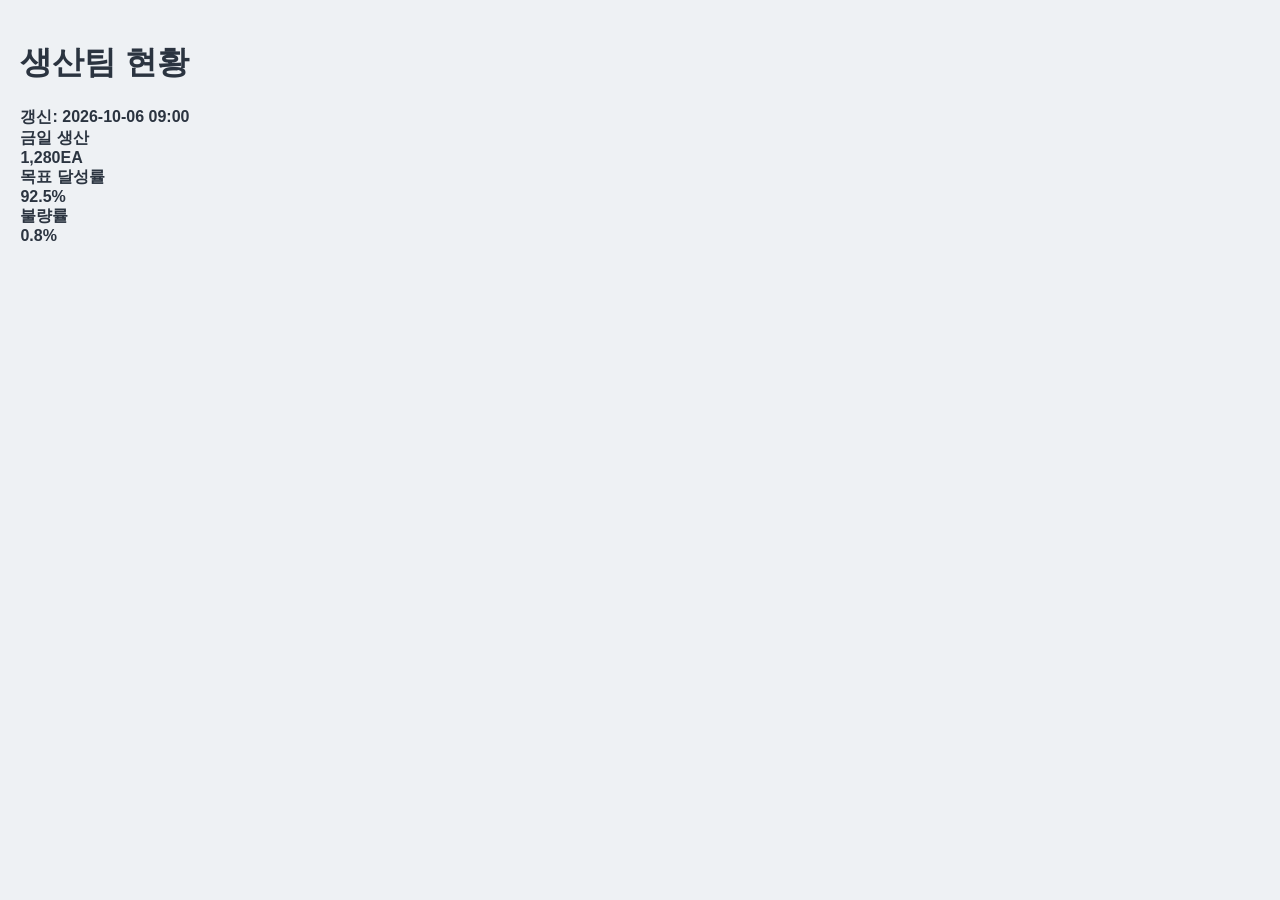
<file: sample/자료/01_생산팀/index.html>
<!doctype html>
<html lang="ko">
<head>
<meta charset="utf-8">
<meta name="viewport" content="width=device-width, initial-scale=1">
<title>대시보드</title>
<link rel="stylesheet" href="style.css">
</head>
<body>
<h1 id="title">로딩 중…</h1>
<div class="upd" id="upd"></div>
<div class="kpis" id="kpis"></div>
<script src="app.js"></script>
</body>
</html>
</file>
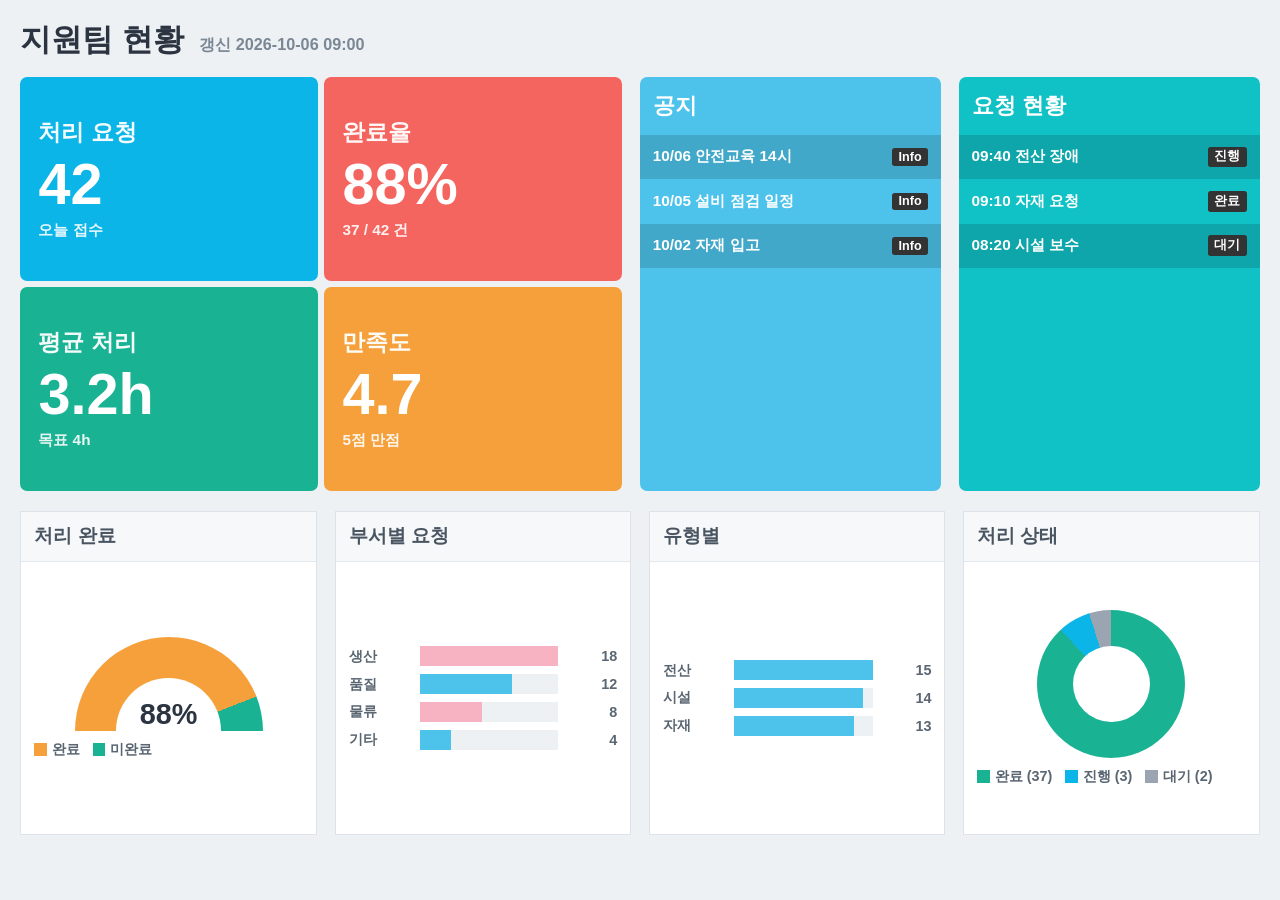
<file: sample/자료/02_지원팀/index.html>
<!doctype html>
<html lang="ko">
<head>
<meta charset="utf-8">
<meta name="viewport" content="width=device-width, initial-scale=1">
<title>대시보드</title>
<link rel="stylesheet" href="style.css">
</head>
<body>
<div class="top"><h1 id="title">로딩 중…</h1><span id="upd"></span></div>
<div class="row1">
  <div class="tiles" id="tiles"></div>
  <div class="list" id="list0"></div>
  <div class="list" id="list1"></div>
</div>
<div class="cards" id="cards"></div>
<script src="app.js"></script>
</body>
</html>
</file>
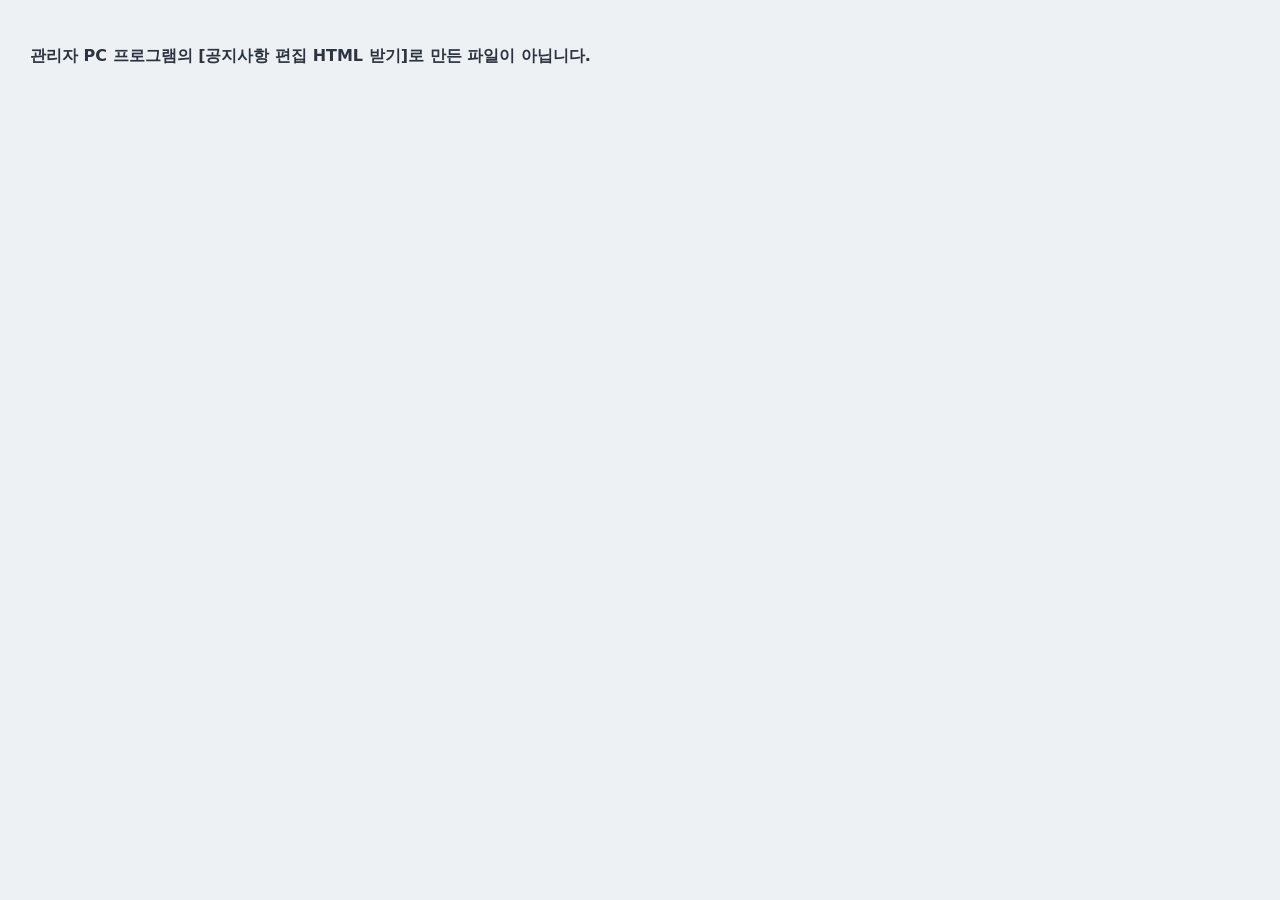
<file: pc/tvrelay/notice.html>
<!doctype html>
<html lang="ko">
<head>
<meta charset="utf-8">
<meta name="viewport" content="width=device-width, initial-scale=1">
<title>공지사항 편집</title>
<!-- 대상 오산공장 Dashboard — 화면보호기 공지사항 편집 도구 (관리자 PC 프로그램이 만든 파일입니다. 내용을 고치지 마세요)
     TV 의 main/공지.txt 하나만 읽고 저장할 수 있습니다 (TV 가 확인합니다). -->
<style>
  :root { --bg:#eef1f4; --line:#dde3ea; --text:#2b3440; --dim:#6b7785; --accent:#0bb5e8; --danger:#e5534b; --ok:#19b394; }
  * { box-sizing:border-box; }
  body { margin:0; background:var(--bg); color:var(--text); font-family:"Pretendard","Malgun Gothic","Apple SD Gothic Neo",system-ui,sans-serif; font-weight:600; }
  header { background:#1e2125; color:#fff; padding:14px 22px; }
  header h1 { margin:0; font-size:20px; font-weight:800; }
  header .sub { color:#c9d1d9; font-size:13px; margin-top:4px; }
  main { max-width:760px; margin:24px auto; padding:0 16px; }
  .card { background:#fff; border:1px solid var(--line); border-radius:12px; padding:18px; margin-bottom:16px; }
  .drop { border:3px dashed var(--line); border-radius:12px; padding:34px 16px; text-align:center; color:var(--dim); cursor:pointer; }
  .drop.over { border-color:var(--accent); background:#e8f7fd; color:var(--text); }
  .drop b { color:var(--text); font-size:17px; }
  table { width:100%; border-collapse:collapse; margin-top:10px; font-size:14px; }
  td { padding:7px 4px; border-bottom:1px solid #f0f2f5; }
  td.r { text-align:right; color:var(--dim); white-space:nowrap; }
  .bad { color:var(--danger); }
  .okc { color:var(--ok); }
  button { border:0; border-radius:8px; padding:11px 22px; background:var(--accent); color:#fff; font-size:15px; font-weight:800; cursor:pointer; font-family:inherit; }
  button.secondary { background:#e6ebf1; color:var(--text); }
  button:disabled { opacity:.5; cursor:default; }
  .row { display:flex; gap:10px; align-items:center; justify-content:space-between; margin-top:14px; flex-wrap:wrap; }
  .bar { height:8px; background:#e6ebf1; border-radius:4px; overflow:hidden; flex:1; min-width:160px; }
  .bar div { height:100%; background:var(--accent); width:0; transition:width .2s; }
  .msg { padding:12px 14px; border-radius:8px; margin-top:12px; white-space:pre-wrap; font-size:14px; }
  .msg.err { background:#fde8e8; color:#8c1d1d; } .msg.ok { background:#e5f6ec; color:#14663d; } .msg.wait { background:#fff4dc; color:#7a5300; }
  .hint { color:var(--dim); font-size:13px; }
  .hidden { display:none; }
  .pw { border:1px solid var(--line); border-radius:8px; padding:10px 12px; font-size:15px; font-family:inherit; width:190px; }
  .pw.bad { border-color:var(--danger); }
  .lock { max-width:420px; margin:60px auto; text-align:center; }
  .lock input { width:100%; margin:14px 0; }
  .items { margin-top:6px; }
  .it { display:flex; gap:8px; align-items:center; margin:8px 0; }
  .it .no { width:26px; text-align:center; color:var(--dim); }
  .it input { flex:1; border:1px solid var(--line); border-radius:8px; padding:11px 12px; font-size:16px; font-family:inherit; font-weight:600; }
  .it button { padding:9px 12px; font-size:14px; }
  .pv { background:#eef1f4; border-radius:12px; padding:14px 18px; margin-top:14px; }
  #pv > div { background:#fff; border-radius:8px; padding:10px 14px; margin:6px 0; font-size:17px; }
  .warn { color:#a15c00; font-size:13px; }
</style>
</head>
<body>
<header>
  <h1>공지사항 편집</h1>
  <div class="sub" id="sub"></div>
</header>
<main>
  <div class="card lock" id="lockCard">
    <b>관리자에게 받은 비밀번호를 입력하세요</b>
    <input type="password" class="pw" id="pw" placeholder="비밀번호" autocomplete="current-password">
    <button id="unlockBtn">열기</button>
    <div id="lockMsg"></div>
  </div>
  <div class="card hidden" id="editCard">
    <div class="row" style="margin-top:0">
      <b>화면보호기 왼쪽 위 공지 (한 줄에 하나, 위에서부터 최대 5개 표시)</b>
      <button class="secondary" id="reloadBtn">TV 에서 다시 불러오기</button>
    </div>
    <div class="items" id="items"></div>
    <div class="row">
      <button class="secondary" id="addBtn">+ 공지 추가</button>
      <span class="warn" id="over"></span>
      <button id="saveBtn">TV 에 저장</button>
    </div>
    <div class="bar" style="margin-top:12px"><div id="prog"></div></div>
    <div id="msg"></div>
    <div class="pv"><span class="hint">미리보기</span><div id="pv"></div></div>
  </div>
  <div class="card hint">
    · 저장하면 TV 가 10~20초 안에 받아 화면보호기에 바로 반영합니다.<br>
    · 이 도구로는 공지사항(main/공지.txt)만 읽고 고칠 수 있습니다. 다른 파일은 바꿀 수 없습니다.
  </div>
</main>
<script>
const CFG = /*__CONFIG__*/null;
(() => {
  const $ = (s) => document.querySelector(s);
  const esc = (s) => String(s ?? '').replace(/[&<>"']/g, c => ({'&':'&amp;','<':'&lt;','>':'&gt;','"':'&quot;',"'":'&#39;'}[c]));
  const msg = (t, k) => $('#msg').innerHTML = t ? `<div class="msg ${k}">${esc(t)}</div>` : '';
  if (!CFG || !CFG.lock) { document.body.innerHTML = '<p style="padding:30px">관리자 PC 프로그램의 [공지사항 편집 HTML 받기]로 만든 파일이 아닙니다.</p>'; return; }
  $('#sub').textContent = `대상 오산공장 Dashboard · TV '${CFG.tv}' · 화면보호기 공지`;
  if (!window.crypto || !crypto.subtle) { $('#lockMsg').innerHTML = '<div class="msg err">이 브라우저에서는 사용할 수 없습니다. Edge 또는 Chrome 으로 여세요.</div>'; return; }
  const PATH = CFG.folder + '/' + CFG.file;

  // ── 암호화 (TV 앱과 같은 형식: "TVR1" + nonce12 + AES-256-GCM + tag16) ──
  const b64urlToBytes = (s) => { s = s.replace(/-/g, '+').replace(/_/g, '/'); while (s.length % 4) s += '='; return Uint8Array.from(atob(s), c => c.charCodeAt(0)); };
  const toB64 = (u8) => { let s = ''; for (let i = 0; i < u8.length; i += 0x8000) s += String.fromCharCode.apply(null, u8.subarray(i, i + 0x8000)); return btoa(s); };
  const enc = new TextEncoder(), dec = new TextDecoder();
  // ── 업로드 비밀번호로 열쇠·토큰 풀기 (PBKDF2-SHA256 → AES-256-GCM, 관리자 PC 의 grants.lock 과 같은 방식) ──
  let SECRET = null, keyP = null;
  const fromB64 = (s) => Uint8Array.from(atob(s), c => c.charCodeAt(0));
  async function unlock(pw) {
    const L = CFG.lock;
    const base = await crypto.subtle.importKey('raw', enc.encode(pw), 'PBKDF2', false, ['deriveKey']);
    const k = await crypto.subtle.deriveKey({ name: 'PBKDF2', hash: 'SHA-256', salt: fromB64(L.salt), iterations: L.iter },
                                            base, { name: 'AES-GCM', length: 256 }, false, ['decrypt']);
    const box = fromB64(L.data);
    if (dec.decode(box.subarray(0, 4)) !== 'TVR1') throw new Error('도구 파일이 손상되었습니다');
    try {
      const plain = await crypto.subtle.decrypt({ name: 'AES-GCM', iv: box.subarray(4, 16), additionalData: enc.encode(`tvtool/${CFG.gid}/lock`), tagLength: 128 }, k, box.subarray(16));
      return JSON.parse(dec.decode(plain));
    } catch (_) { throw new Error('비밀번호가 틀렸습니다.'); }
  }
  const key = () => keyP || (keyP = crypto.subtle.importKey('raw', b64urlToBytes(SECRET.key), 'AES-GCM', false, ['encrypt', 'decrypt']));
  const aad = (kind, id, name) => enc.encode(`${CFG.tv}/${kind}/${id}/${name}`);
  async function seal(plain, ad) {
    const iv = crypto.getRandomValues(new Uint8Array(12));
    const ct = new Uint8Array(await crypto.subtle.encrypt({ name: 'AES-GCM', iv, additionalData: ad, tagLength: 128 }, await key(), plain));
    const out = new Uint8Array(4 + 12 + ct.length);
    out.set(enc.encode('TVR1')); out.set(iv, 4); out.set(ct, 16);
    return out;
  }
  async function open(sealed, ad) {
    if (sealed.length < 32 || dec.decode(sealed.subarray(0, 4)) !== 'TVR1') throw new Error('암호화 형식이 아닙니다');
    return new Uint8Array(await crypto.subtle.decrypt({ name: 'AES-GCM', iv: sealed.subarray(4, 16), additionalData: ad, tagLength: 128 }, await key(), sealed.subarray(16)));
  }
  const sha256 = async (u8) => [...new Uint8Array(await crypto.subtle.digest('SHA-256', u8))].map(b => b.toString(16).padStart(2, '0')).join('');

  // ── GitHub (우체통 역할만) ──
  async function gh(method, path, body, raw) {
    const r = await fetch(`${CFG.api}/repos/${CFG.repo}/${path}`, {
      method, headers: { 'Authorization': 'Bearer ' + SECRET.token, 'Accept': raw ? 'application/vnd.github.raw+json' : 'application/vnd.github+json',
                         'X-GitHub-Api-Version': '2022-11-28', ...(body ? { 'Content-Type': 'application/json' } : {}) },
      body: body ? JSON.stringify(body) : undefined, cache: 'no-store' });
    if (r.status === 404 && method === 'GET') return null;
    if (!r.ok && !(method === 'DELETE' && r.status === 422)) {
      let m = ''; try { m = (await r.json()).message; } catch (_) {}
      throw new Error(r.status === 401 ? '열쇠(토큰)가 만료되었거나 폐기되었습니다. 관리자에게 새 도구를 받으세요.' : `GitHub 오류 ${r.status} ${m}`);
    }
    return raw ? new Uint8Array(await r.arrayBuffer()) : (r.status === 204 ? null : r.json());
  }
  const blob = async (u8) => (await gh('POST', 'git/blobs', { content: toB64(u8), encoding: 'base64' })).sha;

  // ── TV 와 주고받기: relay/<tv>/up/<gid>/<id> 로 보내고 relay/<tv>/res/<id> 를 기다린다 ──
  const newId = () => `${Date.now()}-${[...crypto.getRandomValues(new Uint8Array(6))].map(b => b.toString(16).padStart(2, '0')).join('')}`;
  async function send(ops, data) {
    const id = newId(), kind = `up/${CFG.gid}`, tree = [];
    if (data) {
      tree.push({ path: 'd0', mode: '100644', type: 'blob', sha: await blob(await seal(data, aad(kind, id, 'd0'))) });
      ops[0].chunks = ['d0']; ops[0].size = data.length; ops[0].sha256 = await sha256(data); ops[0].overwrite = true;
    }
    tree.push({ path: 'm', mode: '100644', type: 'blob', sha: await blob(await seal(enc.encode(JSON.stringify({ v: 1, id, created: Date.now(), ops })), aad(kind, id, 'm'))) });
    const t = await gh('POST', 'git/trees', { tree });
    const c = await gh('POST', 'git/commits', { message: 'up', tree: t.sha, parents: [] });
    await gh('POST', 'git/refs', { ref: `refs/heads/relay/${CFG.tv}/up/${CFG.gid}/${id}`, sha: c.sha });
    const resBranch = `relay/${CFG.tv}/res/${id}`;
    for (let i = 0; i < 80; i++) {
      await new Promise(r => setTimeout(r, 3000));
      $('#prog').style.width = Math.min(95, 10 + i * 4) + '%';
      const ref = await gh('GET', 'git/ref/heads/' + resBranch);
      if (!ref) continue;
      const commit = await gh('GET', 'git/commits/' + ref.object.sha);
      const tr = await gh('GET', 'git/trees/' + commit.tree.sha);
      const m = tr.tree.find(x => x.path === 'm');
      const res = JSON.parse(dec.decode(await open(await gh('GET', 'git/blobs/' + m.sha, null, true), aad('res', id, 'm'))));
      await gh('DELETE', 'git/refs/heads/' + resBranch);
      $('#prog').style.width = '100%';
      return res;
    }
    throw new Error('TV 응답이 없습니다. TV 가 꺼져 있거나 인터넷이 끊겼을 수 있습니다.');
  }

  // ── 편집 ──
  let items = [];
  function render() {
    $('#items').innerHTML = items.map((t, i) => `<div class="it"><span class="no">${i + 1}</span>
      <input data-i="${i}" value="${esc(t)}" placeholder="공지 내용">
      <button class="secondary" data-up="${i}" title="위로">▲</button><button class="secondary" data-dn="${i}" title="아래로">▼</button>
      <button class="secondary" data-rm="${i}" title="지우기">✕</button></div>`).join('');
    preview();
  }
  function preview() {
    const shown = items.map(s => s.trim()).filter(Boolean);
    $('#pv').innerHTML = shown.slice(0, 5).map(t => `<div>${esc(t)}</div>`).join('') || '<span class="hint">(공지 없음 — 화면보호기에서 공지 칸이 숨겨집니다)</span>';
    $('#over').textContent = shown.length > 5 ? `5개까지만 표시됩니다 (지금 ${shown.length}개)` : '';
  }
  $('#items').addEventListener('input', (e) => { const i = e.target.dataset.i; if (i !== undefined) { items[+i] = e.target.value; preview(); } });
  $('#items').addEventListener('click', (e) => {
    const b = e.target.closest('button'); if (!b) return;
    const up = b.dataset.up, dn = b.dataset.dn, rm = b.dataset.rm;
    if (up !== undefined && +up > 0) [items[+up - 1], items[+up]] = [items[+up], items[+up - 1]];
    if (dn !== undefined && +dn < items.length - 1) [items[+dn + 1], items[+dn]] = [items[+dn], items[+dn + 1]];
    if (rm !== undefined) items.splice(+rm, 1);
    render();
  });
  $('#addBtn').onclick = () => { items.push(''); render(); const ins = document.querySelectorAll('#items input'); ins[ins.length - 1].focus(); };

  async function load() {
    msg('TV 에서 지금 공지를 불러오는 중… (보통 10~20초)', 'wait');
    $('#reloadBtn').disabled = $('#saveBtn').disabled = true;
    try {
      const res = await send([{ op: 'get', path: PATH }]);
      const r = (res.results || [])[0] || {};
      if (!r.ok) throw new Error(r.error || '불러오지 못했습니다');
      items = (r.text || '').replace(/^\uFEFF/, '').split(/\r?\n/).map(s => s.trim()).filter(Boolean);
      render();
      msg(r.exists ? `불러왔습니다 (${items.length}개).` : '아직 공지가 없습니다. [+ 공지 추가]로 만드세요.', 'ok');
    } catch (e) { msg('불러오지 못했습니다: ' + e.message, 'err'); }
    finally { $('#reloadBtn').disabled = $('#saveBtn').disabled = false; }
  }
  $('#reloadBtn').onclick = load;
  $('#saveBtn').onclick = async () => {
    $('#reloadBtn').disabled = $('#saveBtn').disabled = true;
    msg('TV 에 저장하는 중…', 'wait');
    try {
      const text = items.map(s => s.trim()).filter(Boolean).join('\n') + '\n';
      const res = await send([{ op: 'put', path: PATH }], enc.encode(text));
      const r = (res.results || [])[0] || {};
      if (!res.ok) throw new Error(r.error || '저장하지 못했습니다');
      msg('저장했습니다! TV 화면보호기에 반영됩니다.', 'ok');
    } catch (e) { msg('저장하지 못했습니다: ' + e.message, 'err'); }
    finally { $('#reloadBtn').disabled = $('#saveBtn').disabled = false; }
  };

  // ── 비밀번호 ──
  async function doUnlock() {
    const pw = $('#pw').value;
    if (!pw) { $('#pw').focus(); return; }
    $('#lockMsg').innerHTML = '<div class="msg wait">확인 중…</div>';
    try { SECRET = await unlock(pw); }
    catch (e) { $('#lockMsg').innerHTML = `<div class="msg err">${esc(e.message)}</div>`; $('#pw').select(); return; }
    $('#lockCard').classList.add('hidden'); $('#editCard').classList.remove('hidden');
    load();
  }
  $('#unlockBtn').onclick = doUnlock;
  $('#pw').onkeydown = (e) => { if (e.key === 'Enter') doUnlock(); };
  $('#pw').focus();
})();
</script>
</body>
</html>
</file>
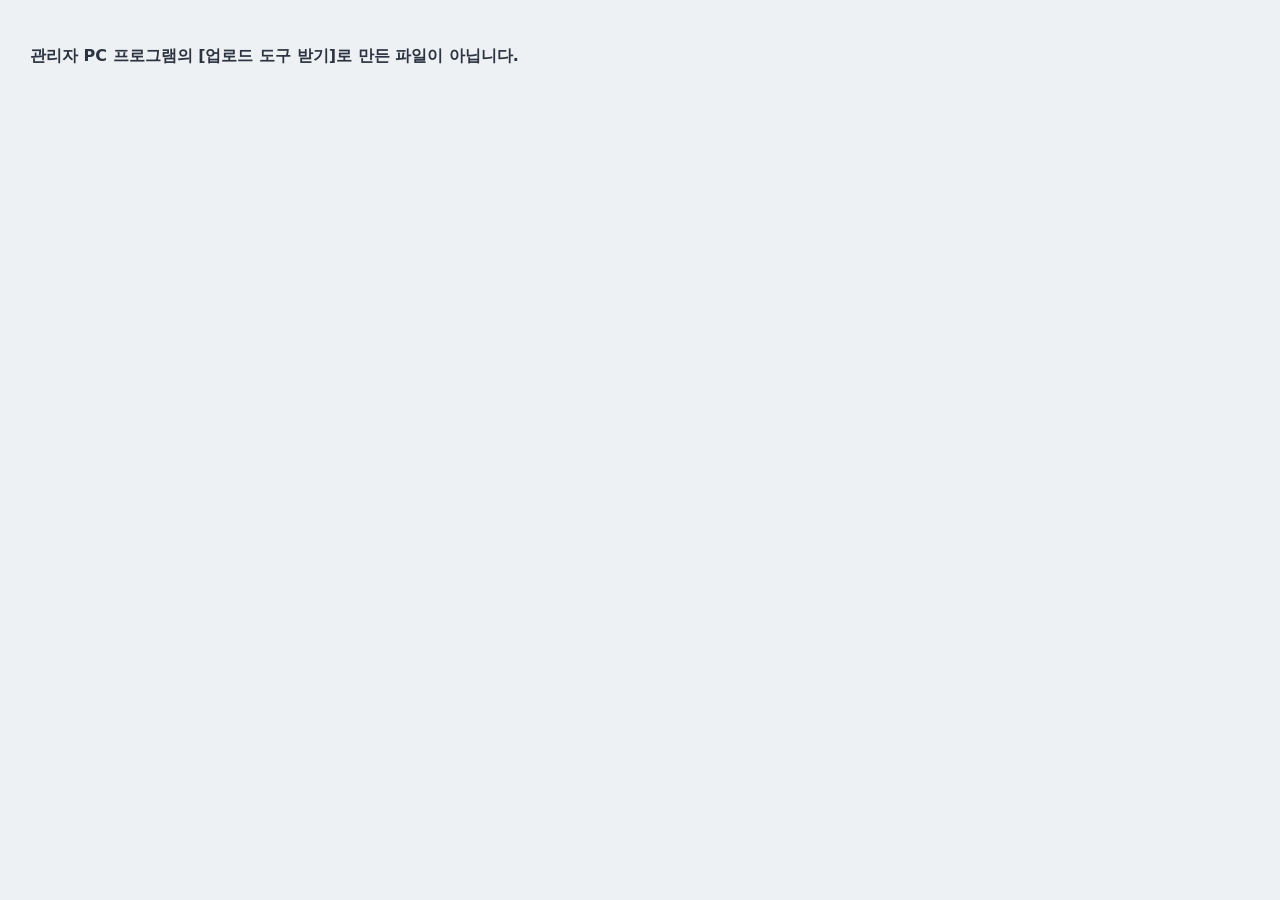
<file: pc/tvrelay/uploader.html>
<!doctype html>
<html lang="ko">
<head>
<meta charset="utf-8">
<meta name="viewport" content="width=device-width, initial-scale=1">
<title>업로드</title>
<!-- 대상 오산공장 Dashboard — 폴더 전용 업로드 도구 (관리자 PC 프로그램이 만든 파일입니다. 내용을 고치지 마세요) -->
<style>
  :root { --bg:#eef1f4; --line:#dde3ea; --text:#2b3440; --dim:#6b7785; --accent:#0bb5e8; --danger:#e5534b; --ok:#19b394; }
  * { box-sizing:border-box; }
  body { margin:0; background:var(--bg); color:var(--text); font-family:"Pretendard","Malgun Gothic","Apple SD Gothic Neo",system-ui,sans-serif; font-weight:600; }
  header { background:#1e2125; color:#fff; padding:14px 22px; }
  header h1 { margin:0; font-size:20px; font-weight:800; }
  header .sub { color:#c9d1d9; font-size:13px; margin-top:4px; }
  main { max-width:760px; margin:24px auto; padding:0 16px; }
  .card { background:#fff; border:1px solid var(--line); border-radius:12px; padding:18px; margin-bottom:16px; }
  .drop { border:3px dashed var(--line); border-radius:12px; padding:34px 16px; text-align:center; color:var(--dim); cursor:pointer; }
  .drop.over { border-color:var(--accent); background:#e8f7fd; color:var(--text); }
  .drop b { color:var(--text); font-size:17px; }
  table { width:100%; border-collapse:collapse; margin-top:10px; font-size:14px; }
  td { padding:7px 4px; border-bottom:1px solid #f0f2f5; }
  td.r { text-align:right; color:var(--dim); white-space:nowrap; }
  .bad { color:var(--danger); }
  .okc { color:var(--ok); }
  button { border:0; border-radius:8px; padding:11px 22px; background:var(--accent); color:#fff; font-size:15px; font-weight:800; cursor:pointer; font-family:inherit; }
  button.secondary { background:#e6ebf1; color:var(--text); }
  button:disabled { opacity:.5; cursor:default; }
  .row { display:flex; gap:10px; align-items:center; justify-content:space-between; margin-top:14px; flex-wrap:wrap; }
  .bar { height:8px; background:#e6ebf1; border-radius:4px; overflow:hidden; flex:1; min-width:160px; }
  .bar div { height:100%; background:var(--accent); width:0; transition:width .2s; }
  .msg { padding:12px 14px; border-radius:8px; margin-top:12px; white-space:pre-wrap; font-size:14px; }
  .msg.err { background:#fde8e8; color:#8c1d1d; } .msg.ok { background:#e5f6ec; color:#14663d; } .msg.wait { background:#fff4dc; color:#7a5300; }
  .hint { color:var(--dim); font-size:13px; }
  .hidden { display:none; }
  .pw { border:1px solid var(--line); border-radius:8px; padding:10px 12px; font-size:15px; font-family:inherit; width:190px; }
  .pw.bad { border-color:var(--danger); }
  h2 { margin:0 0 6px; font-size:17px; font-weight:800; }
  .in { border:1px solid var(--line); border-radius:8px; padding:10px 12px; font-size:15px; font-family:inherit; }
  textarea.in { width:100%; min-height:130px; margin-top:10px; font-size:13px; font-family:Consolas,"D2Coding",monospace; white-space:pre; }
  .form { margin-top:10px; padding:10px 12px; background:#f5f7fa; border-radius:8px; font-size:13px; color:var(--dim); white-space:pre-wrap; }
  .pv { max-height:320px; overflow:auto; margin-top:10px; border:1px solid var(--line); border-radius:8px; }
  .pv table { margin:0; font-size:13px; } .pv th { position:sticky; top:0; background:#f0f3f7; padding:6px; text-align:left; white-space:nowrap; }
  .pv td { padding:5px 6px; white-space:nowrap; } .pv td.n { text-align:right; font-variant-numeric:tabular-nums; }
  .seg { display:inline-flex; border:1px solid var(--line); border-radius:10px; overflow:hidden; }
  .seg button { border-radius:0; background:#fff; color:var(--text); padding:9px 18px; font-size:14px; }
  .seg button + button { border-left:1px solid var(--line); }
  .seg button.on { background:var(--accent); color:#fff; }
  .seg button.on.del { background:var(--danger); }
  .modehint { font-size:13px; color:var(--dim); }
  /* 엑셀 붙여넣기: 왼쪽 붙여 넣기 · 오른쪽 파일 내용 표(기존 + 새로 넣은 값) */
  main.wide { max-width:1180px; }
  .xlGrid { display:grid; grid-template-columns:minmax(340px,5fr) minmax(360px,6fr); gap:16px; align-items:start; margin-top:10px; }
  @media (max-width:900px) { .xlGrid { grid-template-columns:1fr; } }
  .xlGrid .pv { max-height:200px; }
  .xlRh { display:flex; justify-content:space-between; align-items:baseline; gap:10px; margin-bottom:6px; font-size:13px; }
  .now { max-height:70vh; min-height:200px; overflow:auto; border:1px solid var(--line); border-radius:8px; background:#fff; }
  .xv table { margin:0; border-collapse:collapse; width:100%; font-size:13px; }
  .xv th { position:sticky; top:0; background:#f0f3f7; padding:6px 8px; text-align:left; white-space:nowrap; z-index:1; }
  .xv td { padding:4px 8px; border-bottom:1px solid #f0f2f5; white-space:nowrap; } .xv td.n { text-align:right; font-variant-numeric:tabular-nums; }
  .xv .idx { color:#aab3bd; font-size:11px; text-align:right; width:1%; }
  .xv tr.vn td { background:#e5f6ec; } .xv tr.vc td { background:#fff4dc; } .xv tr.vr td { background:#fde8e8; color:#8c1d1d; text-decoration:line-through; }
  .xv tr.gap td { color:var(--dim); text-align:center; background:#fafbfc; font-size:12px; }
  .lg { display:inline-block; padding:1px 7px; border-radius:6px; font-style:normal; font-size:12px; margin-left:4px; }
  .lg.vn { background:#e5f6ec; color:#14663d; } .lg.vc { background:#fff4dc; color:#7a5300; } .lg.vr { background:#fde8e8; color:#8c1d1d; }
  /* 머리글 순서 정하기 · 양식 예시 3줄 */
  .step { margin-top:10px; padding:10px 12px; border:1px solid var(--line); border-radius:8px; background:#fff; }
  .step .t { font-size:13px; font-weight:800; margin-bottom:6px; } .step .t small { font-weight:600; color:var(--dim); margin-left:6px; }
  .ocs { display:flex; flex-wrap:wrap; gap:6px; }
  .oc { display:inline-flex; align-items:center; gap:3px; border:1px solid var(--line); border-radius:8px; padding:3px 6px; font-size:12.5px; background:#f5f7fa; }
  .oc b { color:var(--accent); } .oc i { font-style:normal; color:var(--dim); font-size:11px; margin-left:2px; }
  .oc button { padding:1px 5px; font-size:11px; background:#fff; color:var(--text); border:1px solid var(--line); border-radius:5px; }
  .oc button:disabled { opacity:.3; } .oc.off { opacity:.55; background:#fff; border-style:dashed; }
  .step .row { margin-top:8px; justify-content:flex-start; } .step button { padding:6px 12px; font-size:13px; }
  .smp { overflow:auto; margin-top:8px; border:1px solid var(--line); border-radius:8px; }
  .smp table { margin:0; border-collapse:collapse; width:100%; font-size:12.5px; } .smp th { background:#f0f3f7; padding:5px 8px; text-align:left; white-space:nowrap; }
  .smp td { padding:4px 8px; border-top:1px solid #f0f2f5; white-space:nowrap; }
  select.in { padding:7px 10px; }
  /* 폴더 내용 (탐색기) */
  #exList td.a { text-align:right; white-space:nowrap; } #exList td.a button { padding:4px 9px; font-size:12px; margin-left:4px; }
  #exList tr.json td:first-child { font-weight:800; } #exList .sub { color:var(--dim); font-size:12px; }
  #exView { margin-top:10px; border:1px solid var(--line); border-radius:8px; max-height:50vh; overflow:auto; }
  .usage { height:6px; background:#e6ebf1; border-radius:3px; overflow:hidden; width:140px; display:inline-block; vertical-align:middle; } .usage div { height:100%; background:var(--accent); }
</style>
</head>
<body>
<header>
  <h1 id="h1">업로드</h1>
  <div class="sub" id="sub"></div>
</header>
<main class="wide">
  <div class="card row" style="margin-top:0">
    <span>업로드 비밀번호</span>
    <input type="password" class="pw" id="pw" placeholder="관리자에게 받은 비밀번호" autocomplete="current-password" style="flex:1">
    <span id="viaBox" class="hidden" style="display:flex;gap:8px;align-items:center;flex-wrap:wrap"><span>보내는 길</span><span class="seg" id="via"></span><span class="modehint" id="viaHint"></span></span>
  </div>
  <div class="card" id="exCard">
    <h2>폴더 내용 보기 · 골라서 고치기</h2>
    <div class="hint">TV 의 '<span id="exFolder"></span>' 폴더에 지금 무엇이 있는지 확인하고, 고칠 파일을 고릅니다. JSON 은 [엑셀로 수정]·[내용 보기], 다른 파일은 [새 파일로 바꾸기].</div>
    <div class="row" style="justify-content:flex-start">
      <button class="secondary" id="exLoad">TV 에서 폴더 내용 보기</button>
      <input class="in" id="exQ" placeholder="이름으로 찾기" style="flex:1;min-width:140px">
      <span class="hint" id="exMeta"></span>
    </div>
    <table id="exList"></table>
    <div id="exView" class="hidden"></div>
    <div id="exMsg"></div>
  </div>
  <div class="card">
    <h2>파일 올리기</h2>
    <div class="drop" id="drop">
      <b>여기에 파일을 끌어다 놓거나 눌러서 고르세요</b><br><br>
      <span id="rule"></span>
    </div>
    <input type="file" id="pick" multiple class="hidden">
    <table id="list"></table>
    <div class="row">
      <div class="bar"><div id="prog"></div></div>
      <span class="hint" id="total"></span>
      <button class="secondary" id="clear">비우기</button>
      <button id="send" disabled>TV 로 올리기</button>
    </div>
    <div id="msg"></div>
  </div>
  <div class="card" id="xlCard">
    <h2>엑셀 붙여넣기로 JSON 올리기</h2>
    <div class="hint">JSON 파일을 고르고 [양식 불러오기] → <b>열 순서를 정해 [머리글 복사]</b> → 엑셀에 붙여 넣고 그 순서대로 값을 채운 뒤 → 전체를 복사해 <b>아래 칸에 붙여 넣기</b>.
      오른쪽 표에서 올린 뒤의 내용을 확인하고 [TV 로 올리기]. (머리글 줄을 같이 붙여 넣으면 순서가 달라도 이름으로 맞춥니다)</div>
    <div class="row">
      <input class="in" id="xlName" list="xlFiles" placeholder="파일 이름 (예: sd.json)" style="flex:1;min-width:200px">
      <datalist id="xlFiles"></datalist>
      <button class="secondary" id="xlLoad">양식 불러오기</button>
      <button class="secondary hidden" id="xlReload" title="이 PC 에 받아 둔 것 대신 TV 에서 지금 내용을 다시 받습니다">TV 에서 다시 받기</button>
    </div>
    <div class="xlGrid">
      <div class="xlL">
        <div class="form hidden" id="xlForm"></div>
        <div id="xlStep"></div>
        <textarea class="in" id="xlText" placeholder="③ 엑셀에서 위 순서대로 채운 줄들을 복사(Ctrl+C)해서 여기에 붙여 넣기(Ctrl+V) — 머리글 줄은 있어도 없어도 됩니다" spellcheck="false"></textarea>
        <div class="row" style="justify-content:flex-start" id="xlModes"></div>
        <div id="xlPrev"></div>
        <div class="row"><span class="hint" id="xlSum"></span><button id="xlSend" disabled>TV 로 올리기</button></div>
        <div id="xlMsg"></div>
      </div>
      <div class="xlR">
        <div class="xlRh"><b id="xlNowT">파일 내용</b><span class="hint" id="xlNowS"></span></div>
        <div class="now xv" id="xlNow"><div class="hint" style="padding:12px">파일을 고르고 [양식 불러오기]를 누르면 지금 내용이 여기에 표로 보입니다</div></div>
      </div>
    </div>
  </div>
  <div class="card hint">
    · 같은 이름의 파일은 새 파일로 바뀝니다(덮어쓰기). 다른 폴더나 다른 형식은 올라가지 않습니다.<br>
    · 인터넷(GitHub)으로 보내면 TV 가 10~20초 안에 받아 반영합니다. 결과가 이 화면에 표시될 때까지 창을 닫지 마세요.<br>
    · <b>블루투스</b>로 보내려면 이 PC 와 TV 를 한 번 짝지은 뒤(Windows 설정 → 블루투스 → 기기 추가 → TV 이름), 위에서 '블루투스' 를 고르고 보낼 때 뜨는 창에서 'Bluetooth 링크를 통한 표준 직렬 (COMn)' 을 고르세요. 인터넷이 없어도 TV 근처(10m)에서 바로 들어갑니다 (크롬·엣지 PC 전용).<br>
    · 올릴 때 관리자에게 받은 <b>업로드 비밀번호</b>를 입력하세요. 열쇠는 비밀번호로 잠겨 있어 비밀번호 없이는 올릴 수 없습니다.
  </div>
</main>
<script>
// 엑셀 붙여넣기 해석기 (관리자 PC 프로그램이 static/xlpaste.js 를 구울 때 넣는다)
/*__XLPASTE__*/
</script>
<script>
const CFG = /*__CONFIG__*/null;
(() => {
  const $ = (s) => document.querySelector(s);
  const esc = (s) => String(s ?? '').replace(/[&<>"']/g, c => ({'&':'&amp;','<':'&lt;','>':'&gt;','"':'&quot;',"'":'&#39;'}[c]));
  const size = (n) => n < 1024 ? n + ' B' : n < 1048576 ? (n / 1024).toFixed(1) + ' KB' : (n / 1048576).toFixed(1) + ' MB';
  const msg = (t, k) => $('#msg').innerHTML = t ? `<div class="msg ${k}">${esc(t)}</div>` : '';
  if (CFG && !CFG.lock) { document.body.innerHTML = '<p style="padding:30px">예전 도구입니다. 관리자에게 새 업로드 도구를 받으세요.</p>'; return; }
  if (!CFG) { document.body.innerHTML = '<p style="padding:30px">관리자 PC 프로그램의 [업로드 도구 받기]로 만든 파일이 아닙니다.</p>'; return; }
  document.title = CFG.title + ' 업로드';
  $('#h1').textContent = `${CFG.title} 폴더 업로드`;
  $('#sub').textContent = `대상 오산공장 Dashboard · TV '${CFG.tv}' · 자료/${CFG.folder}`;
  $('#rule').textContent = `올릴 수 있는 형식: ${CFG.types.map(t => '.' + t).join(' ')}  ·  한 번에 ${size(CFG.maxUpload)}까지`;
  if (!window.crypto || !crypto.subtle) { msg('이 브라우저에서는 사용할 수 없습니다. Edge 또는 Chrome 으로 여세요.', 'err'); return; }

  // ── 파일 고르기 ──
  let files = [];   // {path(폴더 기준 상대 경로), file}
  const ext = (n) => (n.split('.').pop() || '').toLowerCase();
  function add(list) {
    for (const { rel, file } of list) {
      if (file.name.startsWith('.')) continue;
      const path = rel.replace(/\\/g, '/').replace(/^\/+/, '');
      files = files.filter(f => f.path !== path);
      files.push({ path, file });
    }
    render();
  }
  function render() {
    const total = files.reduce((s, f) => s + f.file.size, 0);
    $('#list').innerHTML = files.map((f, i) => {
      const bad = !CFG.types.includes(ext(f.path)) ? '올릴 수 없는 형식' : '';
      return `<tr><td>${esc(f.path)}</td><td class="r ${bad ? 'bad' : ''}">${bad || size(f.file.size)}</td><td class="r"><a href="#" data-x="${i}">빼기</a></td></tr>`;
    }).join('');
    const over = total > CFG.maxUpload, badType = files.some(f => !CFG.types.includes(ext(f.path)));
    $('#total').innerHTML = files.length ? `${files.length}개 · <span class="${over ? 'bad' : ''}">${size(total)}</span> / ${size(CFG.maxUpload)}` : '';
    $('#send').disabled = !files.length || over || badType;
    if (over) msg(`한 번에 ${size(CFG.maxUpload)}까지 올릴 수 있습니다. 나눠서 올리세요.`, 'err');
    else if (badType) msg('올릴 수 없는 형식의 파일이 있습니다. 빼고 올리세요.', 'err');
    else msg('');
  }
  $('#list').onclick = (e) => { const i = e.target.dataset.x; if (i !== undefined) { e.preventDefault(); files.splice(+i, 1); render(); } };
  $('#clear').onclick = () => { files = []; render(); };
  $('#pw').onkeydown = (e) => { $('#pw').classList.remove('bad'); if (e.key === 'Enter' && !$('#send').disabled) $('#send').click(); };
  const drop = $('#drop');
  drop.onclick = () => { $('#pick').value = ''; $('#pick').click(); };
  let replaceRel = '';                                       // 탐색기에서 [새 파일로 바꾸기]로 고른 TV 파일 경로 (그 이름으로 올린다)
  $('#pick').onchange = (e) => {
    const list = [...e.target.files];
    if (replaceRel && list.length) { add([{ rel: replaceRel, file: list[0] }]); replaceRel = ''; $('#pick').multiple = true; msg(`'${list[0].name}' 을(를) TV 의 '${files[files.length - 1].path}' 자리에 올립니다 — [TV 로 올리기]를 누르세요.`, 'wait'); return; }
    add(list.map(f => ({ rel: f.name, file: f })));
  };
  drop.ondragover = (e) => { e.preventDefault(); drop.classList.add('over'); };
  drop.ondragleave = () => drop.classList.remove('over');
  drop.ondrop = async (e) => {
    e.preventDefault(); drop.classList.remove('over');
    const out = [];
    const ents = [...(e.dataTransfer.items || [])].map(i => i.webkitGetAsEntry && i.webkitGetAsEntry()).filter(Boolean);
    const readAll = (r) => new Promise(res => { const all = []; const next = () => r.readEntries(b => { if (!b.length) res(all); else { all.push(...b); next(); } }); next(); });
    const walk = async (ent, pre) => {
      if (ent.isFile) out.push({ rel: pre + ent.name, file: await new Promise(r => ent.file(r)) });
      else if (ent.isDirectory) for (const c of await readAll(ent.createReader())) await walk(c, pre + ent.name + '/');
    };
    if (ents.length) for (const en of ents) await walk(en, ''); else for (const f of e.dataTransfer.files) out.push({ rel: f.name, file: f });
    add(out);
  };

  // ── 암호화 (TV 앱과 같은 형식: "TVR1" + nonce12 + AES-256-GCM + tag16) ──
  const b64urlToBytes = (s) => { s = s.replace(/-/g, '+').replace(/_/g, '/'); while (s.length % 4) s += '='; return Uint8Array.from(atob(s), c => c.charCodeAt(0)); };
  const toB64 = (u8) => { let s = ''; for (let i = 0; i < u8.length; i += 0x8000) s += String.fromCharCode.apply(null, u8.subarray(i, i + 0x8000)); return btoa(s); };
  const enc = new TextEncoder(), dec = new TextDecoder();
  // ── 업로드 비밀번호로 열쇠·토큰 풀기 (PBKDF2-SHA256 → AES-256-GCM, 관리자 PC 의 grants.lock 과 같은 방식) ──
  let SECRET = null, keyP = null;
  const fromB64 = (s) => Uint8Array.from(atob(s), c => c.charCodeAt(0));
  async function unlock(pw) {
    const L = CFG.lock;
    const base = await crypto.subtle.importKey('raw', enc.encode(pw), 'PBKDF2', false, ['deriveKey']);
    const k = await crypto.subtle.deriveKey({ name: 'PBKDF2', hash: 'SHA-256', salt: fromB64(L.salt), iterations: L.iter },
                                            base, { name: 'AES-GCM', length: 256 }, false, ['decrypt']);
    const box = fromB64(L.data);
    if (dec.decode(box.subarray(0, 4)) !== 'TVR1') throw new Error('도구 파일이 손상되었습니다');
    try {
      const plain = await crypto.subtle.decrypt({ name: 'AES-GCM', iv: box.subarray(4, 16), additionalData: enc.encode(`tvtool/${CFG.gid}/lock`), tagLength: 128 }, k, box.subarray(16));
      return JSON.parse(dec.decode(plain));
    } catch (_) { throw new Error('업로드 비밀번호가 틀렸습니다.'); }
  }
  const key = () => keyP || (keyP = crypto.subtle.importKey('raw', b64urlToBytes(SECRET.key), 'AES-GCM', false, ['encrypt', 'decrypt']));
  const aad = (kind, id, name) => enc.encode(`${CFG.tv}/${kind}/${id}/${name}`);
  async function seal(plain, ad) {
    const iv = crypto.getRandomValues(new Uint8Array(12));
    const ct = new Uint8Array(await crypto.subtle.encrypt({ name: 'AES-GCM', iv, additionalData: ad, tagLength: 128 }, await key(), plain));
    const out = new Uint8Array(4 + 12 + ct.length);
    out.set(enc.encode('TVR1')); out.set(iv, 4); out.set(ct, 16);
    return out;
  }
  async function open(sealed, ad) {
    if (sealed.length < 32 || dec.decode(sealed.subarray(0, 4)) !== 'TVR1') throw new Error('암호화 형식이 아닙니다');
    return new Uint8Array(await crypto.subtle.decrypt({ name: 'AES-GCM', iv: sealed.subarray(4, 16), additionalData: ad, tagLength: 128 }, await key(), sealed.subarray(16)));
  }
  const sha256 = async (u8) => [...new Uint8Array(await crypto.subtle.digest('SHA-256', u8))].map(b => b.toString(16).padStart(2, '0')).join('');

  // ── GitHub (우체통 역할만) ──
  async function gh(method, path, body, raw) {
    const r = await fetch(`${CFG.api}/repos/${CFG.repo}/${path}`, {
      method, headers: { 'Authorization': 'Bearer ' + SECRET.token, 'Accept': raw ? 'application/vnd.github.raw+json' : 'application/vnd.github+json',
                         'X-GitHub-Api-Version': '2022-11-28', ...(body ? { 'Content-Type': 'application/json' } : {}) },
      body: body ? JSON.stringify(body) : undefined, cache: 'no-store' });
    if (r.status === 404 && method === 'GET') return null;
    if (!r.ok && !(method === 'DELETE' && r.status === 422)) {
      let m = ''; try { m = (await r.json()).message; } catch (_) {}
      throw new Error(r.status === 401 ? '열쇠(토큰)가 만료되었거나 폐기되었습니다. 관리자에게 새 도구를 받으세요.' : `GitHub 오류 ${r.status} ${m}`);
    }
    return raw ? new Uint8Array(await r.arrayBuffer()) : (r.status === 204 ? null : r.json());
  }
  const blob = async (u8) => (await gh('POST', 'git/blobs', { content: toB64(u8), encoding: 'base64' })).sha;

  // ── 비밀번호 → 열쇠 (한 번 풀면 이 창을 닫을 때까지) ──
  async function ensureSecret(say) {
    if (SECRET) return;
    const pw = $('#pw').value;
    if (!pw) { $('#pw').classList.add('bad'); $('#pw').focus(); throw new Error('업로드 비밀번호를 입력하세요. (맨 위 칸)'); }
    say('비밀번호 확인 중…', 'wait');
    try { SECRET = await unlock(pw); } catch (e) { $('#pw').classList.add('bad'); $('#pw').select(); throw e; }
    $('#pw').classList.remove('bad'); $('#pw').value = ''; $('#pw').placeholder = '비밀번호 확인됨 ✓'; $('#pw').disabled = true;
    if (APP && SECRET.ts && SECRET.ts.key) {          // 직원 앱: 잠금을 푼 뒤에야 Tailscale 인증 키를 내장 Python(→exe)에 넘긴다
      try { await fetch('/app/ts', { method: 'POST', headers: { 'Content-Type': 'application/json' }, body: JSON.stringify({ authKey: SECRET.ts.key, addr: SECRET.ts.addr || '' }) }); } catch (_) {}
      appRefresh();
    }
  }

  // ── 작업 하나 보내고 결과 기다리기: items = [{op:'put', path, data(Uint8Array)} | {op:'get', path}] ──
  const CHUNK = 8 * 1024 * 1024;
  // 보냈지만 TV 가 아직 반영하지 않은 올리기 ('tvtool.<gid>.pend' = {경로: {h, at, id}}) — TV 가 꺼져 있어도 브라우저가 기억한다.
  //  · 같은 내용을 또 보내면(두 번 누름 · 다시 시도) 보내지 않는다
  //  · 엑셀 붙여넣기는 이어서 붙일 때 TV 내용 대신 방금 보낸 내용을 기준으로 계산한다
  const PEND_MAX = 3 * 24 * 3600 * 1000;
  const pendGet = () => { const p = ls.get('pend') || {}; for (const k of Object.keys(p)) if (Date.now() - (p[k].at || 0) > PEND_MAX) delete p[k]; return p; };
  async function job(items, prog, say, onQueued, force) {
    const pend = pendGet(), dups = [];
    for (const it of items) if (it.data) it.sha = await sha256(it.data);
    if (via !== 'bt') items = items.filter(it => { if (it.op === 'put' && pend[it.path] && pend[it.path].h === it.sha) { dups.push(it.path); return false; } return true; });   // 블루투스는 바로 반영되므로 '보내 둔 것' 과 겹쳐도 다시 보낸다
    if (!items.length && !force) return { ok: true, dupOnly: true, dups, results: [] };
    const id = `${Date.now()}-${[...crypto.getRandomValues(new Uint8Array(6))].map(b => b.toString(16).padStart(2, '0')).join('')}`;
    const kind = `up/${CFG.gid}`;
    const tree = [], ops = [], sealed = [];           // sealed = [[이름, 암호화된 내용]] — GitHub 에 올리거나 블루투스로 한 줄에 보낸다
    let n = 0, done = 0;
    const total = items.reduce((s, f) => s + (f.data ? f.data.length : 0), 0) || 1;
    for (const it of items) {
      if (it.op === 'get') { ops.push({ op: 'get', path: it.path }); continue; }
      const data = it.data, chunks = [];
      for (let i = 0; i < data.length; i += CHUNK) {
        const name = 'd' + (n++);
        sealed.push([name, await seal(data.subarray(i, i + CHUNK), aad(kind, id, name))]);
        chunks.push(name);
        done += Math.min(CHUNK, data.length - i); prog(done / total * (via === 'bt' ? 0.1 : 0.9));
      }
      ops.push({ op: 'put', path: it.path, chunks, size: data.length, sha256: it.sha, overwrite: true });
    }
    const man = enc.encode(JSON.stringify({ v: 1, id, created: Date.now(), ops }));
    sealed.push(['m', await seal(man, aad(kind, id, 'm'))]);
    if (via === 'bt' || via === 'app') {               // ── 블루투스 · 직원 앱(Tailscale→블루투스): TV 가 바로 처리하고 결과를 돌려준다 ──
      say(via === 'app' ? (items.some(x => x.op === 'put') ? 'TV 로 보내는 중…' : 'TV 에 묻는 중…') : items.some(x => x.op === 'put') ? '블루투스로 TV 에 보내는 중…' : '블루투스로 TV 에 묻는 중…', 'wait');
      const got = via === 'app' ? await appExchange(kind, id, sealed, (p) => prog(0.1 + p * 0.85)) : await btExchange(kind, id, sealed, (p) => prog(0.1 + p * 0.85));
      if (got.e && !got.m) throw new Error('TV 가 거절했습니다: ' + (JSON.parse(dec.decode(got.e)).error || ''));
      if (!got.m) throw new Error('TV 응답에 결과가 없습니다');
      const res = JSON.parse(dec.decode(await open(got.m, aad('res', id, 'm'))));
      prog(1);
      if (onQueued) await onQueued();
      if (res.files) rememberFiles(res.files, { used: res.used, max: res.maxBytes });
      res.dups = dups; res.via = via === 'app' ? (got.__via || 'app') : 'bt';
      return res;
    }
    for (const [name, data] of sealed) { tree.push({ path: name, mode: '100644', type: 'blob', sha: await blob(data) }); }
    const t = await gh('POST', 'git/trees', { tree });
    const c = await gh('POST', 'git/commits', { message: 'up', tree: t.sha, parents: [] });
    await gh('POST', 'git/refs', { ref: `refs/heads/relay/${CFG.tv}/up/${CFG.gid}/${id}`, sha: c.sha });
    const pd = pendGet();                          // 여기부터는 GitHub 에 맡겨짐 — TV 가 꺼져 있어도 켜지면 반영
    for (const o of ops) if (o.op === 'put') pd[o.path] = { h: o.sha256, at: Date.now(), id };
    ls.set('pend', pd);
    if (onQueued) await onQueued();
    prog(0.92);
    say(items.some(x => x.op === 'put') ? '보냈습니다. TV 가 받아 반영하기를 기다리는 중… (보통 10~20초)' : items.length ? 'TV 에 지금 파일의 양식을 묻는 중… (보통 10~20초)' : 'TV 에 폴더 내용을 묻는 중… (보통 10~20초)', 'wait');
    // 결과 기다리기 (relay/<tv>/res/<id>, 이 도구 키로 암호화)
    const resBranch = `relay/${CFG.tv}/res/${id}`;
    for (let i = 0; i < 80; i++) {
      await new Promise(r => setTimeout(r, 3000));
      const ref = await gh('GET', 'git/ref/heads/' + resBranch);
      if (!ref) continue;
      const commit = await gh('GET', 'git/commits/' + ref.object.sha);
      const tr = await gh('GET', 'git/trees/' + commit.tree.sha);
      const m = tr.tree.find(x => x.path === 'm');
      const res = JSON.parse(dec.decode(await open(await gh('GET', 'git/blobs/' + m.sha, null, true), aad('res', id, 'm'))));
      await gh('DELETE', 'git/refs/heads/' + resBranch);
      prog(1);
      const pd2 = pendGet();
      for (const k of Object.keys(pd2)) if (pd2[k].id === id) delete pd2[k];
      ls.set('pend', pd2);
      if (res.files) rememberFiles(res.files, { used: res.used, max: res.maxBytes });
      res.dups = dups;
      return res;
    }
    const e = new Error('TV 응답이 없습니다. TV 가 꺼져 있거나 인터넷이 끊겼을 수 있습니다.\n보낸 내용은 GitHub 에 암호화되어 맡겨져 있어 TV 가 켜지면 반영됩니다. 다시 보내지 않아도 됩니다.');
    e.queued = true;
    throw e;
  }
  const listText = (res) => (res.files || []).map(x => `  ${x.p.slice(CFG.folder.length + 1)}  (${size(x.s)})`).join('\n');

  // ── 파일 올리기 ──
  $('#send').onclick = async () => {
    const btn = $('#send'); btn.disabled = true; $('#clear').disabled = true;
    const prog = (p) => $('#prog').style.width = Math.round(p * 100) + '%';
    try {
      await btReady();
      await ensureSecret(msg);
      msg('암호화해서 보내는 중…', 'wait');
      const items = [];
      for (const f of files) items.push({ op: 'put', path: CFG.folder + '/' + f.path, data: new Uint8Array(await f.file.arrayBuffer()) });
      const keepJson = async () => {               // 올린 JSON 은 엑셀 붙여넣기의 기준으로도 받아 둔다
        for (const it of items) if (/\.json$/i.test(it.path) && it.sha && it.data.length < 2 * 1048576)
          ls.set('f.' + it.path.slice(CFG.folder.length + 1), { text: dec.decode(it.data), h: it.sha, at: Date.now() });
        showFiles();
      };
      const res = await job(items, prog, msg, keepJson);
      if (res.dupOnly) { files = []; render(); prog(0); return msg(`같은 내용을 이미 보냈습니다 (${res.dups.length}개) — TV 가 받으면 반영됩니다. 다시 보내지 않았습니다.`, 'wait'); }
      const bad = (res.results || []).filter(x => !x.ok);
      if (res.ok) { const n = files.length; files = []; render(); msg(`완료! ${n}개를 TV 에 ${res.via === 'bt' ? '블루투스로 바로 ' : res.via === 'tailscale' ? 'Tailscale 로 바로 ' : ''}반영했습니다.\n\n지금 '${CFG.folder}' 폴더의 파일:\n${listText(res)}`, 'ok'); }
      else msg('일부 올리지 못했습니다:\n' + bad.map(x => `  ${x.path || ''} — ${x.error}`).join('\n'), 'err');
    } catch (e) {
      if (e.queued) { files = []; render(); }    // GitHub 에 맡겨짐 → 목록을 비워 같은 파일을 또 보내지 않게
      msg(/비밀번호|TV 응답/.test(e.message) ? e.message : '올리지 못했습니다: ' + e.message, e.queued ? 'wait' : 'err');
    } finally {
      btn.disabled = !files.length; $('#clear').disabled = false;
    }
  };

  // ── 엑셀 붙여넣기 → JSON ──
  const X = window.XLPaste;
  const xmsg = (t, k) => $('#xlMsg').innerHTML = t ? `<div class="msg ${k}">${esc(t)}</div>` : '';
  // 이 PC(브라우저)에 받아 둔 JSON — 'tvtool.<gid>.list' = TV 폴더 목록(버전 h 포함), 'tvtool.<gid>.f.<이름>' = {text, h, at}
  // TV 가 알려 준 버전(h)과 같으면 TV 에 묻지 않고 바로 쓴다. 다르면(누가 바꿨으면) 버리고 다시 받는다.
  const LSP = 'tvtool.' + CFG.gid + '.';
  const ls = {
    get(k) { try { return JSON.parse(localStorage.getItem(LSP + k) || 'null'); } catch (_) { return null; } },
    set(k, v) {
      const val = JSON.stringify(v);
      for (let tries = 0; tries < 20; tries++) {
        try { localStorage.setItem(LSP + k, val); return true; } catch (_) {
          // 저장 공간이 꽉 참: 이 도구가 받아 둔 것 중 가장 오래된 것부터 지운다
          let old = null, oldAt = Infinity;
          try { for (let i = 0; i < localStorage.length; i++) { const key = localStorage.key(i); if (key.startsWith(LSP + 'f.') && key !== LSP + k) { const at = (JSON.parse(localStorage.getItem(key)) || {}).at || 0; if (at < oldAt) { oldAt = at; old = key; } } } } catch (_) {}
          if (!old) return false;
          try { localStorage.removeItem(old); } catch (_) { return false; }
        }
      }
      return false;
    },
    del(k) { try { localStorage.removeItem(LSP + k); } catch (_) {} },
    names() { const out = []; try { for (let i = 0; i < localStorage.length; i++) { const key = localStorage.key(i); if (key.startsWith(LSP + 'f.')) out.push(key.slice(LSP.length + 2)); } } catch (_) {} return out; },
  };
  // ── 보내는 길: 인터넷(GitHub) 또는 블루투스(TV 근처, 크롬·엣지 PC 의 직렬 포트) ──
  // 직원 앱(zip 의 exe 로 연 창): 내장 Python 이 Tailscale → 블루투스 순서로 TV 에 바로 전달한다
  const APP = !!CFG.app && location.hostname === '127.0.0.1' && location.protocol === 'http:';
  const ghOk = !!(CFG.repo && CFG.api), btOk = !APP && CFG.bt !== false && !!navigator.serial;
  let via = APP ? (ls.get('via') === 'gh' && ghOk ? 'gh' : 'app') : (ls.get('via') || (ghOk ? 'gh' : 'bt'));
  if (via === 'bt' && !btOk) via = 'gh';
  if (via === 'gh' && !ghOk) via = APP ? 'app' : 'bt';
  let appInfo = null;
  function renderVia() {
    const box = $('#viaBox');
    const opts = APP ? [['app', 'TV 로 바로 (Tailscale · 블루투스)', true], ['gh', '인터넷 (GitHub)', ghOk]] : [['gh', '인터넷 (GitHub)', ghOk], ['bt', '블루투스 (TV 근처)', btOk]];
    box.classList.toggle('hidden', APP ? false : !(ghOk && CFG.bt !== false));
    $('#via').innerHTML = opts.filter(([k, , ok]) => ok || k !== 'gh' || !APP).map(([k, t, ok]) =>
      `<button type="button" data-v="${k}" class="${via === k ? 'on' : ''}" ${ok ? '' : 'disabled'}>${t}</button>`).join('');
    if (APP) {
      const i = appInfo || {}, ts = (i.ts || {}).state;
      const tsText = ts === 'up' ? 'Tailscale 연결됨' : ts === 'starting' ? 'Tailscale 켜는 중…' : ts === 'error' ? 'Tailscale 오류' : SECRET ? 'Tailscale 안 씀' : 'Tailscale — 비밀번호를 넣으면 켜짐';
      const ports = (i.ports || []).filter(p => p.bt);
      $('#viaHint').innerHTML = `${esc(tsText)} · 블루투스 <select id="btPortSel" class="in" style="padding:3px 6px;font-size:13px"><option value="">자동 (${ports.length ? esc(ports.map(p => p.port).join(', ')) : '짝지은 TV 없음'})</option>${(i.ports || []).map(p => `<option value="${esc(p.port)}"${p.port === i.btPort ? ' selected' : ''}>${esc(p.port)}${p.bt ? ' 블루투스' : ''}</option>`).join('')}</select>` +
        (i.lastVia ? ` · 마지막: ${i.lastVia === 'bt' ? '블루투스' : 'Tailscale'}` : '');
      return;
    }
    $('#viaHint').textContent = via === 'bt' ? '보낼 때 뜨는 창에서 TV 의 직렬 포트(COMn)를 고르세요 · 10~20초 기다림 없이 바로 반영'
      : !btOk && CFG.bt !== false ? '블루투스는 PC 의 크롬·엣지에서만' : '';
  }
  async function appRefresh() {
    if (!APP) return;
    try { appInfo = await (await fetch('/app/info', { cache: 'no-store' })).json(); } catch (_) {}
    renderVia();
  }
  if (APP) {
    setInterval(() => fetch('/app/alive', { cache: 'no-store' }).catch(() => {}), 10000);   // 창이 살아 있다고 알림 (기본 브라우저로 열렸을 때 끝내기용)
    setInterval(appRefresh, 15000);
    $('#viaHint').addEventListener('change', async (e) => {
      if (e.target.id !== 'btPortSel') return;
      await fetch('/app/prefs', { method: 'POST', headers: { 'Content-Type': 'application/json' }, body: JSON.stringify({ btPort: e.target.value }) }).catch(() => {});
      appRefresh();
    });
  }
  /** 직원 앱: 꾸러미(블루투스와 같은 형식)를 내장 Python 에 넘기면 Tailscale → 블루투스 순서로 TV 에 전달하고 TV 응답을 그대로 돌려준다 */
  async function appExchange(kind, id, sealed, prog) {
    const parts = [BT_MAGIC, rec('h', enc.encode(JSON.stringify({ v: 1, tv: CFG.tv, kind, id })))];
    for (const [name, data] of sealed) parts.push(rec(name, data));
    parts.push(new Uint8Array([0]));
    prog(0.3);
    let r;
    try { r = await fetch('/app/pkg', { method: 'POST', body: new Blob(parts), headers: { 'Content-Type': 'application/octet-stream' } }); }
    catch (e) { throw new Error('직원 앱이 꺼졌습니다 — 창을 닫고 exe 를 다시 실행하세요.'); }
    if (!r.ok) { let m = ''; try { m = (await r.json()).error; } catch (_) {} throw new Error(m || ('TV 에 보내지 못했습니다 (' + r.status + ')')); }
    const u = new Uint8Array(await r.arrayBuffer());
    prog(0.95);
    if (dec.decode(u.subarray(0, 5)) !== 'TVBT1') throw new Error('TV 응답 형식이 아닙니다');
    const files = {}; let pos = 5;
    while (pos < u.length) {
      const n = u[pos++]; if (n === 0) break;
      const name = dec.decode(u.subarray(pos, pos + n)); pos += n;
      const len = new DataView(u.buffer, u.byteOffset + pos, 4).getUint32(0); pos += 4;
      files[name] = u.slice(pos, pos + len); pos += len;
    }
    files.__via = r.headers.get('X-Via') === 'bt' ? 'bt' : 'tailscale';
    appRefresh();
    return files;
  }
  $('#via').onclick = (e) => { const b = e.target.closest('[data-v]'); if (b && !b.disabled) { via = b.dataset.v; ls.set('via', via); renderVia(); } };
  renderVia();
  appRefresh();
  let btPort = null;
  /** 사용자가 버튼을 누른 직후(권한 창을 띄울 수 있을 때) 포트를 골라 둔다 */
  async function btReady() {
    if (via !== 'bt') return;
    if (!navigator.serial) throw new Error('이 브라우저는 블루투스(직렬) 연결을 지원하지 않습니다. PC 의 크롬 또는 엣지로 여세요.');
    if (btPort) return;
    try { btPort = (await navigator.serial.getPorts())[0] || null; } catch (_) {}
    if (!btPort) {
      try { btPort = await navigator.serial.requestPort(); }
      catch (e) { throw new Error('TV 의 직렬 포트를 고르지 않았습니다. 창에서 "Bluetooth 링크를 통한 표준 직렬 (COMn)" 을 고르세요. (TV 와 짝짓기가 안 돼 있으면 Windows 설정 → 블루투스 → 기기 추가)'); }
    }
  }
  const BT_MAGIC = enc.encode('TVBT1');
  const rec = (name, payload) => { const nb = enc.encode(name), out = new Uint8Array(1 + nb.length + 4 + payload.length); out[0] = nb.length; out.set(nb, 1); new DataView(out.buffer).setUint32(1 + nb.length, payload.length); out.set(payload, 5 + nb.length); return out; };
  /** 꾸러미(h · m · d0…)를 직렬 포트로 보내고 TV 의 결과 기록들({m, d0…} 또는 {e})을 받는다 — TV 앱 BtProtocol 과 같은 형식 */
  async function btExchange(kind, id, sealed, prog) {
    await btReady();
    const total = sealed.reduce((s, [, d]) => s + d.length, 0) || 1;
    try { await btPort.open({ baudRate: 115200, bufferSize: 1 << 16 }); }
    catch (e) { btPort = null; throw new Error('TV 에 블루투스로 연결하지 못했습니다 — TV 가 켜져 있고 블루투스 받기가 "대기 중" 인지, 다른 프로그램이 포트를 쓰고 있지 않은지 확인하세요. (' + e.message + ')'); }
    try {
      const w = btPort.writable.getWriter();
      try {
        await w.write(BT_MAGIC);
        await w.write(rec('h', enc.encode(JSON.stringify({ v: 1, tv: CFG.tv, kind, id }))));
        let done = 0;
        for (const [name, data] of sealed) { await w.write(rec(name, data)); done += data.length; prog(done / total * 0.8); }
        await w.write(new Uint8Array([0]));
      } finally { w.releaseLock(); }
      // 결과 읽기 (TV 가 큰 파일을 쓰는 동안 기다린다: 기본 3분 + 1MB 당 10초)
      const r = btPort.readable.getReader();
      let buf = new Uint8Array(0), pos = 0;
      const deadline = Date.now() + 180000 + total / 1048576 * 10000;
      const need = async (n) => {
        while (buf.length - pos < n) {
          const left = deadline - Date.now();
          if (left <= 0) { try { await r.cancel(); } catch (_) {} throw new Error('TV 응답이 없습니다 — TV 가 켜져 있고 블루투스 받기가 켜져 있는지 확인하세요.'); }
          const { value, done } = await Promise.race([r.read(), new Promise(res => setTimeout(() => res({ done: true, timeout: true }), left))]);
          if (done || !value) { try { await r.cancel(); } catch (_) {} throw new Error('TV 와의 블루투스 연결이 끊겼습니다.'); }
          const nb = new Uint8Array(buf.length - pos + value.length); nb.set(buf.subarray(pos)); nb.set(value, buf.length - pos); buf = nb; pos = 0;
        }
        const out = buf.subarray(pos, pos + n); pos += n; return out;
      };
      try {
        if (dec.decode(await need(5)) !== 'TVBT1') throw new Error('TV 응답 형식이 아닙니다 — 고른 포트가 TV 대시보드가 아닐 수 있습니다.');
        const files = {};
        for (let i = 0; i < 4000; i++) {
          const n = (await need(1))[0];
          if (n === 0) break;
          const name = dec.decode(await need(n));
          const len = new DataView((await need(4)).slice().buffer).getUint32(0);
          files[name] = (await need(len)).slice();
          prog(0.8 + 0.2 * Math.min(1, i / 2));
        }
        return files;
      } finally { try { r.releaseLock(); } catch (_) {} }
    } finally { try { await btPort.close(); } catch (_) {} }
  }
  let listing = ls.get('list');      // [{n, s, h}] 마지막으로 TV 가 알려 준 폴더의 JSON 목록
  let folder = ls.get('folder');     // {files:[{n, s, t, h}], used, max, at} 폴더 전체 (탐색기)
  function rememberFiles(list, meta) {
    listing = list.filter(x => /\.json$/i.test(x.p)).map(x => ({ n: x.p.slice(CFG.folder.length + 1), s: x.s, h: x.h || '' }));
    ls.set('list', listing);
    folder = { files: list.map(x => ({ n: x.p.slice(CFG.folder.length + 1), s: x.s, t: x.t || 0, h: x.h || '' })), used: meta && meta.used, max: meta && meta.max, at: Date.now() };
    ls.set('folder', folder); renderExplorer();
    const pd = pendGet();
    for (const k of Object.keys(pd)) { const e = listing.find(x => CFG.folder + '/' + x.n === k); if (e && e.h === pd[k].h) delete pd[k]; }   // TV 가 반영함
    ls.set('pend', pd);
    for (const n of ls.names()) {                  // 바뀌었거나 지워진 파일 (단, 보내 두고 TV 가 아직 안 받은 내 내용은 그대로)
      const c = ls.get('f.' + n), e = listing.find(x => x.n === n), mine = pd[CFG.folder + '/' + n];
      if (mine && c && c.h === mine.h) continue;
      if (!e || (e.h && c && c.h !== e.h)) ls.del('f.' + n);
    }
    showFiles();
  }
  function showFiles() {
    const names = (listing || []).map(x => x.n);
    for (const n of ls.names()) if (!names.includes(n)) names.push(n);
    $('#xlFiles').innerHTML = names.map(n => `<option value="${esc(n)}">${ls.get('f.' + n) ? '받아 둠' : ''}</option>`).join('');
  }
  showFiles();
  const shaText = async (t) => sha256(enc.encode(t));
  /** 받아 둔 것이 TV 와 같은 버전인가: true(확인됨) · null(목록을 아직 모름) · false(다름/없음) */
  function cacheFresh(name) {
    const c = ls.get('f.' + name); if (!c) return false;
    const mine = pendGet()[CFG.folder + '/' + name];
    if (mine) return mine.h === c.h;                          // 방금 보낸 내용이 최신 (TV 가 아직 안 받았어도)
    if (!listing) return null;
    const e = listing.find(x => x.n === name);
    return !!e && !!e.h && e.h === c.h ? true : (e && !e.h ? null : false);
  }
  const when = (t) => new Date(t).toLocaleString('ko-KR', { month: 'numeric', day: 'numeric', hour: '2-digit', minute: '2-digit' });
  let xlForm = null, xlFor = '', xlOut = null, xlSrc = '', xlText = '', xlOrder = [];
  const xlPath = () => { let n = $('#xlName').value.trim().replace(/\\/g, '/').replace(/^\/+/, ''); if (n && !/\.json$/i.test(n)) n += '.json'; return n; };
  function useForm(name, text, src, path) {
    const f = X.form(text, { path });
    if (f.error) throw new Error(`'${name}' — ${f.error}`);
    xlForm = f; xlFor = name; xlSrc = src; xlText = text; xlOrder = f.cols.map((_, i) => i);
    $('#xlReload').classList.toggle('hidden', !text && src !== 'tv');
    renderXl();
  }
  /** TV 에서 받기 — 고른 파일과 함께, 받아 둔 것이 없거나 오래된 다른 JSON 도 한 번에 받아 둔다 (작업 하나 = 10~20초) */
  function staleNames(skip) {
    const want = [];
    let budget = 3 * 1048576;
    for (const e of listing || []) {
      if (e.n === skip || want.length >= 12 || e.s > 1.5 * 1048576 || e.s > budget || cacheFresh(e.n) === true) continue;
      want.push(e.n); budget -= e.s;
    }
    return want;
  }
  async function fetchFromTv(name, quiet) {
    if (!quiet) await ensureSecret(xmsg);
    const knew = !!listing;
    const want = name ? [name, ...staleNames(name)] : staleNames('');
    if (!want.length && name) return null;
    const res = await job(want.map(n => ({ op: 'get', path: CFG.folder + '/' + n })), () => {}, quiet ? () => {} : xmsg, null, !name);   // 이름 없이 부르면 폴더 목록만이라도 받는다
    let mine = null;
    for (const r of res.results || []) {
      if (r.op !== 'get') continue;
      const n = String(r.path || '').slice(CFG.folder.length + 1);
      if (r.ok && r.exists) {
        const e = (listing || []).find(x => x.n === n);
        ls.set('f.' + n, { text: r.text, h: (e && e.h) || await shaText(r.text), at: Date.now() });
      }
      if (n === name) mine = r;
    }
    showFiles();
    // 처음엔 폴더 목록을 몰라 고른 파일만 받았다 → 이제 아는 목록으로 나머지 JSON 도 조용히 받아 둔다
    if (!quiet && !knew && staleNames(name).length) fetchFromTv('', true).catch(() => {});
    if (!name) return null;
    if (!mine || !mine.ok) throw new Error((mine && mine.error) || '읽지 못했습니다');
    return mine;
  }
  async function loadForm(force) {
    const name = xlPath();
    if (!name) { $('#xlName').focus(); return xmsg('올릴 JSON 파일 이름을 적거나 고르세요.', 'err'); }
    const fresh = cacheFresh(name);
    if (!force && fresh !== false) {                          // 받아 둔 것 사용 (TV 에 묻지 않음)
      const c = ls.get('f.' + name);
      try { useForm(name, c.text, 'cache'); } catch (e) { return xmsg(e.message, 'err'); }
      return xmsg(fresh ? '' : `이 PC 에 받아 둔 양식을 씁니다 (${when(c.at)} 받음). 다를 수 있으면 [TV 에서 다시 받기].`, fresh ? '' : 'wait');
    }
    $('#xlLoad').disabled = $('#xlReload').disabled = true;
    try {
      await btReady();
      const r = await fetchFromTv(name);
      useForm(name, r.exists ? r.text : '', 'tv');
      xmsg(r.exists ? '' : `'${name}' 은(는) 아직 없는 파일입니다. 붙여 넣은 표로 새로 만듭니다.`, r.exists ? '' : 'wait');
      $('#xlText').focus();
    } catch (e) { xlForm = null; renderXl(); xmsg(/비밀번호|TV 응답/.test(e.message) ? e.message : '양식을 불러오지 못했습니다: ' + e.message, 'err'); }
    finally { $('#xlLoad').disabled = $('#xlReload').disabled = false; }
  }
  $('#xlLoad').onclick = () => loadForm(false);
  $('#xlReload').onclick = () => loadForm(true);
  $('#xlName').oninput = () => {
    if (xlForm && xlPath() !== xlFor) { xlForm = null; xmsg(''); renderXl(); }
    if (!xlForm && xlPath() && cacheFresh(xlPath()) === true) loadForm(false);   // 받아 둔 최신 양식은 바로 보여 준다
  };
  $('#xlText').oninput = () => renderXl();
  let xlMode = 'replace';
  $('#xlModes').onclick = (e) => { const b = e.target.closest('[data-m]'); if (b) { xlMode = b.dataset.m; renderXl(); } };
  function renderXl() {
    const f = xlForm;
    $('#xlForm').classList.toggle('hidden', !f);
    if (f) $('#xlForm').textContent = `양식 — ${xlFor}${xlSrc === 'cache' ? '  (이 PC 에 받아 둔 것)' : ''}\n${X.describe(f)}`;
    const isMap = f && f.kind === 'map', isNew = f && f.kind === 'new';
    // 덮어쓰기 · 추가하기 · 삭제 토글 (파일을 새로 고르면 키-값 모음은 추가하기, 표는 덮어쓰기로 시작)
    const sig = f ? xlFor + '|' + f.kind : '';
    if ($('#xlModes').dataset.sig !== sig) { $('#xlModes').dataset.sig = sig; xlMode = isMap ? 'add' : 'replace'; }
    if (isNew) xlMode = 'replace';
    const HINT = {
      replace: '붙여 넣은 표로 파일 전체를 바꿉니다 (기존 내용은 없어짐)',
      add: isMap ? '붙여 넣은 줄을 더합니다 — 같은 키(날짜·구분 등)는 새 값으로 바뀌고, 나머지는 그대로' : '날짜·구분 등(숫자가 아닌 칸)이 같은 줄은 새 값으로 바뀌고, 새 줄은 아래에 이어 붙습니다',
      delete: isMap ? '붙여 넣은 키(날짜·구분 등)를 지웁니다 — 값 칸은 없어도 됩니다' : '붙여 넣은 줄과 같은 줄을 지웁니다 — 머리글을 넣으면 그 칸만 비교',
    };
    $('#xlModes').innerHTML = !f ? '' : isNew ? '<span class="modehint">새 파일 — 붙여 넣은 표로 만듭니다</span>'
      : `<div class="seg">${[['replace', '덮어쓰기'], ['add', '추가하기'], ['delete', '삭제']].map(([k, t]) =>
          `<button type="button" data-m="${k}" class="${xlMode === k ? 'on' : ''} ${k === 'delete' ? 'del' : ''}">${t}</button>`).join('')}</div>
         <span class="modehint">${esc(HINT[xlMode])}</span>`;
    xlStepRender();
    const mode = xlMode;
    const text = $('#xlText').value;
    xlOut = null; $('#xlSend').disabled = true; $('#xlSum').textContent = ''; $('#xlPrev').innerHTML = '';
    if (!f) { $('#xlNowT').textContent = '파일 내용'; $('#xlNowS').textContent = ''; $('#xlNow').innerHTML = '<div class="hint" style="padding:12px">파일을 고르고 [양식 불러오기]를 누르면 지금 내용이 여기에 표로 보입니다</div>'; return; }
    if (!text.trim()) { xlNow(null); return; }
    const rows = X.parse(text);
    const o = X.build(f, rows, { mode, order: xlOrder });
    if (o.error) { $('#xlSum').innerHTML = `<span class="bad">${esc(o.error)}</span>`; xlNow(null); return; }
    xlOut = o;
    xlNow(o);
    const head = o.cols.map((c, k) => `<th>${esc(c.name)}<br><span class="hint">${o.mapping[k] >= 0 ? (o.mapping[k] + 1) + '번째 칸' : '(비움)'}</span></th>`).join('');
    const show = o.table.slice(0, 50).map(r => '<tr>' + r.map((v, k) => `<td class="${o.cols[k].type === 'num' ? 'n' : ''}">${v === null ? '<span class="hint">·</span>' : esc(typeof v === 'number' ? v.toLocaleString('ko-KR', { maximumFractionDigits: 6 }) : v)}</td>`).join('') + '</tr>').join('');
    $('#xlPrev').innerHTML = `<div class="pv"><table><tr>${head}</tr>${show}</table></div>` +
      (o.table.length > 50 ? `<div class="hint">… ${o.table.length - 50}줄 더</div>` : '') +
      (o.warnings.length ? `<div class="msg wait">확인하세요:\n${esc(o.warnings.join('\n'))}</div>` : '');
    $('#xlSum').textContent = `붙여 넣은 ${o.table.length}줄${o.headerUsed ? ' (첫 줄은 머리글로 보고 뺐습니다)' : o.orderUsed ? ' (정한 열 순서대로)' : ' (머리글 없음 — 칸 순서대로)'}` +
      (o.mode === 'delete' ? ` · 지움 ${o.removed}${o.missing ? ` · 없는 것 ${o.missing}` : ''}` : o.kind === 'map' || o.changed != null ? ` · 새로 ${o.added} · 바뀜 ${o.changed}` : ` · 더함 ${o.added}`) +
      ` → 올린 뒤 전체 ${o.count}${o.kind === 'map' ? '개' : '줄'} · ${size(new TextEncoder().encode(o.json).length)}`;
    $('#xlSend').disabled = !o.table.length || (o.mode === 'delete' && !o.removed);
    $('#xlSend').textContent = o.mode === 'delete' ? `${o.removed}개 지우고 TV 로 올리기` : 'TV 로 올리기';
    $('#xlSend').style.background = o.mode === 'delete' ? 'var(--danger)' : '';
  }
  /** ① 어느 표(JSON 안에 표가 여럿이면) · ② 머리글 순서 정하기 + 예시 3줄 + [머리글 복사] */
  function xlStepRender() {
    const f = xlForm, st = $('#xlStep');
    if (!f) { st.innerHTML = ''; return; }
    if (f.kind === 'new' || !f.cols.length) { st.innerHTML = f.kind === 'new' ? '<div class="step"><div class="t">양식이 없는 새 파일</div><span class="hint">엑셀 첫 줄에 열 이름(머리글)을 적고 그 아래 줄들을 함께 복사해 붙여 넣으면, 그 이름으로 표를 만듭니다.</span></div>' : ''; return; }
    const tables = f.tables && f.tables.length > 1 ? `<div class="step"><div class="t">① 어느 표에 넣을까요 <small>이 JSON 안에 표가 ${f.tables.length}개</small></div>
      <select class="in" id="xlTable">${f.tables.map(t => `<option value="${esc(t.key)}"${f.path && f.path.join('.') === t.key ? ' selected' : ''}>${esc(t.label)} (${t.count}줄 · ${esc(t.key)})</option>`).join('')}</select></div>` : '';
    st.innerHTML = tables + `<div class="step"><div class="t">${tables ? '②' : '①'} 엑셀에 적을 열 순서 <small>이 순서대로 엑셀 칸을 채워 복사하세요 · ◀▶ 로 바꾸고 ✕ 로 빼기</small></div>
      <div class="ocs">${X.orderHtml(f, xlOrder)}</div>
      <div class="row"><button class="secondary" data-o="copy" title="이 순서의 머리글 한 줄을 복사 — 엑셀 1행에 붙여 넣고 아래에 값을 채우세요">머리글 복사</button><button class="secondary" data-o="copy3" title="머리글 + 지금 파일의 앞 3줄을 복사 — 엑셀에 붙여 넣어 모양을 보고 그대로 채우세요">예시 3줄 복사</button><button class="secondary" data-o="reset">원래 순서</button><span class="hint" id="xlCopied"></span></div>
      <div class="t" style="margin-top:10px">양식 예시 <small>지금 파일의 앞 3줄 — 이렇게 적으면 됩니다</small></div><div class="smp">${X.sampleHtml(f, xlOrder)}</div></div>`;
  }
  $('#xlStep').addEventListener('click', (e) => {
    const b = e.target.closest('[data-o]'); if (!b || !xlForm) return;
    const i = +b.dataset.i, o = xlOrder;
    if (b.dataset.o === 'l' && i > 0) [o[i - 1], o[i]] = [o[i], o[i - 1]];
    else if (b.dataset.o === 'r' && i < o.length - 1) [o[i + 1], o[i]] = [o[i], o[i + 1]];
    else if (b.dataset.o === 'x') o.splice(i, 1);
    else if (b.dataset.o === 'a') o.push(+b.dataset.k);
    else if (b.dataset.o === 'reset') xlOrder = xlForm.cols.map((_, k) => k);
    else if (b.dataset.o === 'copy' || b.dataset.o === 'copy3') return copyText(X.headerLine(xlForm, xlOrder, b.dataset.o === 'copy3'));
    renderXl();
  });
  $('#xlStep').addEventListener('change', (e) => {
    if (e.target.id !== 'xlTable') return;
    try { useForm(xlFor, xlText, xlSrc, e.target.value); } catch (err) { xmsg(err.message, 'err'); }
  });
  async function copyText(t) {
    const ok = await (navigator.clipboard && navigator.clipboard.writeText ? navigator.clipboard.writeText(t).then(() => true, () => false) : Promise.resolve(false));
    if (!ok) { const ta = document.createElement('textarea'); ta.value = t; document.body.appendChild(ta); ta.select(); try { document.execCommand('copy'); } catch (_) {} ta.remove(); }
    const h = $('#xlCopied'); if (h) { h.textContent = '복사했습니다 — 엑셀 A1 칸을 누르고 붙여 넣으세요 (Ctrl+V)'; setTimeout(() => { if (h.textContent.startsWith('복사')) h.textContent = ''; }, 4000); }
  }
  // ── 폴더 내용 (탐색기): 마지막으로 TV 가 알려 준 목록을 바로 보여 주고, [TV 에서 폴더 내용 보기]로 새로 받는다 ──
  const exmsg = (t, k) => $('#exMsg').innerHTML = t ? `<div class="msg ${k}">${esc(t)}</div>` : '';
  $('#exFolder').textContent = CFG.folder;
  let exOpen = '';                                           // 내용을 펼쳐 보고 있는 JSON 이름
  function renderExplorer() {
    const q = $('#exQ').value.trim().toLowerCase();
    const list = (folder && folder.files || []).filter(f => !q || f.n.toLowerCase().includes(q)).sort((a, b) => a.n.localeCompare(b, undefined, { numeric: true }));
    $('#exMeta').innerHTML = folder ? `${(folder.files || []).length}개 · 마지막 확인 ${when(folder.at)}` +
      (folder.max ? ` · 사용량 ${size(folder.used || 0)} / ${size(folder.max)} <span class="usage"><div style="width:${Math.min(100, (folder.used || 0) / folder.max * 100).toFixed(0)}%"></div></span>` : '') : '';
    $('#exList').innerHTML = !folder ? '' : !list.length ? `<tr><td class="hint">${q ? '찾는 이름의 파일이 없습니다' : '폴더가 비어 있습니다'}</td></tr>` : list.map(f => {
      const json = /\.json$/i.test(f.n), cached = json && !!ls.get('f.' + f.n), can = CFG.types.includes(ext(f.n));
      return `<tr class="${json ? 'json' : ''}"><td>${esc(f.n)}<div class="sub">${size(f.s)}${f.t ? ' · ' + when(f.t) : ''}${cached ? ' · 받아 둠' : ''}</div></td>
        <td class="a">${json ? `<button class="secondary" data-ex="view" data-n="${esc(f.n)}">${exOpen === f.n ? '닫기' : '내용 보기'}</button><button data-ex="xl" data-n="${esc(f.n)}">엑셀로 수정</button>` : ''}
        ${can ? `<button class="secondary" data-ex="rep" data-n="${esc(f.n)}">새 파일로 바꾸기</button>` : '<span class="hint">이 도구로는 못 올리는 형식</span>'}</td></tr>`;
    }).join('');
  }
  $('#exQ').oninput = renderExplorer;
  $('#exLoad').onclick = async () => {
    $('#exLoad').disabled = true;
    try { await btReady(); await ensureSecret(exmsg); await fetchFromTv('', false); exmsg(''); }
    catch (e) { exmsg(/비밀번호|TV 응답/.test(e.message) ? e.message : '폴더 내용을 받지 못했습니다: ' + e.message, e.queued ? 'wait' : 'err'); }
    finally { $('#exLoad').disabled = false; }
  };
  $('#exList').addEventListener('click', async (e) => {
    const b = e.target.closest('[data-ex]'); if (!b) return;
    const n = b.dataset.n;
    if (b.dataset.ex === 'rep') { replaceRel = n; $('#pick').multiple = false; $('#pick').value = ''; $('#pick').click(); return; }
    if (b.dataset.ex === 'xl') { $('#xlName').value = n; await loadForm(false); $('#xlCard').scrollIntoView({ behavior: 'smooth', block: 'start' }); return; }
    if (b.dataset.ex === 'view') {                            // 내용 보기: 받아 둔 것, 없으면 TV 에서 받아서
      if (exOpen === n) { exOpen = ''; $('#exView').classList.add('hidden'); renderExplorer(); return; }
      let c = ls.get('f.' + n);
      if (!c || cacheFresh(n) === false) { try { await btReady(); await ensureSecret(exmsg); await fetchFromTv(n); c = ls.get('f.' + n); exmsg(''); } catch (err) { return exmsg(err.message, 'err'); } }
      if (!c) return exmsg(`'${n}' 을(를) 읽지 못했습니다.`, 'err');
      const f = X.form(c.text);
      exOpen = n; renderExplorer();
      const v = $('#exView'); v.classList.remove('hidden');
      v.innerHTML = f.error ? `<div class="hint" style="padding:12px">${esc(f.error)}</div>` :
        (f.tables && f.tables.length > 1 ? `<div class="hint" style="padding:8px 12px">이 JSON 에는 표가 ${f.tables.length}개 있습니다: ${f.tables.map(t => esc(t.label) + ' (' + t.count + '줄)').join(' · ')} — 가장 큰 표를 보여 줍니다</div>` : '') +
        `<div class="xv">${X.viewHtml(X.view(f), { max: 300 })}</div>`;
      v.scrollIntoView({ behavior: 'smooth', block: 'nearest' });
    }
  });
  renderExplorer();
  /** 오른쪽 표: 지금 파일 내용(o 없음) 또는 올린 뒤 내용(기존 + 새로 · 바뀜 · 지움) — 붙여 넣을 때마다 다시 그리고 바뀐 줄로 스크롤 */
  function xlNow(o) {
    const f = xlForm, unit = f.kind === 'map' ? '개' : '줄';
    const v = X.view(f, o), c = X.viewCounts(v);
    $('#xlNow').innerHTML = X.viewHtml(v, { max: 600, empty: f.kind === 'new' ? '비어 있는 파일 — 붙여 넣으면 여기에 표가 생깁니다' : '내용이 없습니다' });
    $('#xlNowT').textContent = o ? `올린 뒤 파일 내용 — ${xlFor}` : `지금 파일 내용 — ${xlFor}`;
    $('#xlNowS').innerHTML = `${c.total.toLocaleString()}${unit}` + (o
      ? (o.mode === 'replace' && f.kind !== 'new' ? ` <i class="lg vn">전부 새로 (기존 ${f.count}${unit}은 없어짐)</i>`
        : `${c.new ? ` <i class="lg vn">새로 ${c.new}</i>` : ''}${c.changed ? ` <i class="lg vc">바뀜 ${c.changed}</i>` : ''}${c.removed ? ` <i class="lg vr">지움 ${c.removed}</i>` : ''}${!c.new && !c.changed && !c.removed ? ' <span class="hint">(바뀌는 줄 없음)</span>' : ''}`)
      : ' <span class="hint">· 붙여 넣으면 새로 들어갈 줄이 여기에 표시됩니다</span>');
    const box = $('#xlNow'), hit = box.querySelector('tr.vn, tr.vc, tr.vr');   // 바뀐 첫 줄이 가운데 오게 (표 안만 스크롤, 화면은 그대로)
    box.scrollTop = hit ? Math.max(0, hit.offsetTop - box.clientHeight / 2) : box.scrollHeight;
  }
  let xlSending = false;
  $('#xlSend').onclick = async () => {
    if (!xlOut || xlSending) return;
    xlSending = true;
    try { await xlSendNow(); } finally { xlSending = false; }
  };
  async function xlSendNow() {
    if (xlOut.mode === 'replace' && xlForm.kind !== 'new' && !confirm(`'${xlFor}' 의 기존 내용 전체를 붙여 넣은 ${xlOut.table.length}줄로 바꿉니다. 계속할까요?`)) return;
    if (xlOut.mode === 'delete' && !confirm(`'${xlFor}' 에서 ${xlOut.removed}개를 지웁니다. 계속할까요?`)) return;
    const btn = $('#xlSend'); btn.disabled = true;
    try {
      await btReady();
      await ensureSecret(xmsg);
      xmsg('암호화해서 보내는 중…', 'wait');
      const sent = xlOut.json, name = xlFor;
      const queued = async () => {               // GitHub 에 맡겨진 순간부터 이 내용이 기준 (TV 가 꺼져 있어도 이어서 붙일 수 있게)
        ls.set('f.' + name, { text: sent, h: await shaText(sent), at: Date.now() });
        xlForm = X.form(sent, { path: xlForm.path }); xlSrc = 'cache'; xlText = sent; $('#xlText').value = ''; renderXl();
      };
      const res = await job([{ op: 'put', path: CFG.folder + '/' + name, data: enc.encode(sent) }], () => {}, xmsg, queued);
      if (res.dupOnly) { await queued(); return xmsg('같은 내용을 이미 보냈습니다 — TV 가 받으면 반영됩니다. 다시 보내지 않았습니다.', 'wait'); }
      const r = (res.results || [])[0] || {};
      if (!res.ok) throw new Error(r.error || '실패');
      if (res.files) rememberFiles(res.files);
      xmsg(`완료! '${xlFor}' 을(를) TV 에 반영했습니다.\n\n지금 '${CFG.folder}' 폴더의 파일:\n${listText(res)}`, 'ok');
    } catch (e) {
      xmsg(/비밀번호|TV 응답/.test(e.message) ? e.message : '올리지 못했습니다: ' + e.message, e.queued ? 'wait' : 'err');
      if (!e.queued) btn.disabled = false;
    }
  }
})();
</script>
</body>
</html>
</file>
<file: sample/자료/01_생산팀/style.css>
/* vDesk 풍 대시보드 – 같은 폴더의 data.json 을 읽어 표시 (외부 라이브러리 없음, 오프라인 동작) */
/* 앱에 내장된 Pretendard 폰트 (오프라인에서도 동작) */
@font-face { font-family: "Pretendard"; font-weight: 600; src: url("https://appassets.androidplatform.net/assets/fonts/Pretendard-SemiBold.woff2") format("woff2"); }
@font-face { font-family: "Pretendard"; font-weight: 700; src: url("https://appassets.androidplatform.net/assets/fonts/Pretendard-Bold.woff2") format("woff2"); }
@font-face { font-family: "Pretendard"; font-weight: 800; src: url("https://appassets.androidplatform.net/assets/fonts/Pretendard-ExtraBold.woff2") format("woff2"); }
* { box-sizing: border-box; }
html, body { height: 100%; }
body { margin: 0; padding: 2.2vh 1.6vw; background: #eef1f4; color: #2b3440;
       font-family: "Pretendard", "Noto Sans KR", "Malgun Gothic", sans-serif; font-weight: 600; overflow: hidden; }
.top { display: flex; align-items: baseline; gap: 1.2vw; margin-bottom: 1.8vh; }
.top h1 { margin: 0; font-size: 3.4vh; font-weight: 800; }
.top span { color: #7a8794; font-size: 1.8vh; }

.row1 { display: grid; grid-template-columns: 2fr 1fr 1fr; gap: 1.4vw; height: 46vh; }
.tiles { display: grid; grid-template-columns: 1fr 1fr; grid-template-rows: 1fr 1fr; gap: 0.5vw; min-height: 0; }
.tile { border-radius: 0.8vh; color: #fff; padding: 1.8vh 1.4vw; position: relative; overflow: hidden;
        display: flex; flex-direction: column; justify-content: center; }
.tile .l { font-size: 2.5vh; font-weight: 700; opacity: .95; }
.tile .v { font-size: 6.4vh; font-weight: 800; line-height: 1.1; margin-top: .6vh; }
.tile .s { font-size: 1.7vh; opacity: .9; margin-top: .4vh; }

.list { min-height: 0; border-radius: 0.8vh; color: #fff; overflow: hidden; display: flex; flex-direction: column; }
.list h3 { margin: 0; padding: 1.6vh 1vw; font-size: 2.4vh; font-weight: 800; }
.list .it { display: flex; justify-content: space-between; align-items: center; padding: 1.3vh 1vw; font-size: 1.7vh; }
.list .it:nth-child(even) { background: rgba(0,0,0,.14); }
.list .tag { background: #333; color: #fff; font-size: 1.4vh; padding: .2vh .5vw; border-radius: .3vh; }

.cards { display: grid; grid-template-columns: repeat(4, 1fr); gap: 1.4vw; margin-top: 2.2vh; height: 36vh; }
.card { background: #fff; border: 1px solid #dde3ea; display: flex; flex-direction: column; }
.card h4 { margin: 0; padding: 1.3vh 1vw; font-size: 2.1vh; font-weight: 800; color: #4a5562;
           background: #f6f8fa; border-bottom: 1px solid #e3e8ee; }
.card .body { flex: 1; padding: 1.4vh 1vw; display: flex; flex-direction: column; justify-content: center; }
.legend { display: flex; flex-wrap: wrap; gap: .4vh 1vw; font-size: 1.6vh; color: #5a6672; margin-top: 1vh; }
.legend i { display: inline-block; width: 1.4vh; height: 1.4vh; margin-right: .4vw; vertical-align: -0.2vh; }

.gauge { width: 70%; aspect-ratio: 2 / 1; margin: 0 auto; border-radius: 50vh 50vh 0 0; position: relative; overflow: hidden; }
.gauge::after { content: ""; position: absolute; left: 22%; right: 22%; bottom: 0; height: 56%; background: #fff; border-radius: 50vh 50vh 0 0; }
.gauge b { position: absolute; left: 0; right: 0; bottom: 0; text-align: center; font-size: 3.2vh; font-weight: 800; z-index: 1; color: #2b3440; }

.bars .b { display: grid; grid-template-columns: 5vw 1fr 4vw; align-items: center; gap: .6vw; margin: .9vh 0; font-size: 1.6vh; color: #5a6672; }
.bars .track { background: #eef1f4; height: 2.2vh; }
.bars .fill { height: 100%; }
.bars .n { text-align: right; }

.donut { width: 55%; aspect-ratio: 1; margin: 0 auto; border-radius: 50%; position: relative; }
.donut::after { content: ""; position: absolute; inset: 24%; background: #fff; border-radius: 50%; }
</file>
<file: sample/자료/02_지원팀/style.css>
/* vDesk 풍 대시보드 – 같은 폴더의 data.json 을 읽어 표시 (외부 라이브러리 없음, 오프라인 동작) */
/* 앱에 내장된 Pretendard 폰트 (오프라인에서도 동작) */
@font-face { font-family: "Pretendard"; font-weight: 600; src: url("https://appassets.androidplatform.net/assets/fonts/Pretendard-SemiBold.woff2") format("woff2"); }
@font-face { font-family: "Pretendard"; font-weight: 700; src: url("https://appassets.androidplatform.net/assets/fonts/Pretendard-Bold.woff2") format("woff2"); }
@font-face { font-family: "Pretendard"; font-weight: 800; src: url("https://appassets.androidplatform.net/assets/fonts/Pretendard-ExtraBold.woff2") format("woff2"); }
* { box-sizing: border-box; }
html, body { height: 100%; }
body { margin: 0; padding: 2.2vh 1.6vw; background: #eef1f4; color: #2b3440;
       font-family: "Pretendard", "Noto Sans KR", "Malgun Gothic", sans-serif; font-weight: 600; overflow: hidden; }
.top { display: flex; align-items: baseline; gap: 1.2vw; margin-bottom: 1.8vh; }
.top h1 { margin: 0; font-size: 3.4vh; font-weight: 800; }
.top span { color: #7a8794; font-size: 1.8vh; }

.row1 { display: grid; grid-template-columns: 2fr 1fr 1fr; gap: 1.4vw; height: 46vh; }
.tiles { display: grid; grid-template-columns: 1fr 1fr; grid-template-rows: 1fr 1fr; gap: 0.5vw; min-height: 0; }
.tile { border-radius: 0.8vh; color: #fff; padding: 1.8vh 1.4vw; position: relative; overflow: hidden;
        display: flex; flex-direction: column; justify-content: center; }
.tile .l { font-size: 2.5vh; font-weight: 700; opacity: .95; }
.tile .v { font-size: 6.4vh; font-weight: 800; line-height: 1.1; margin-top: .6vh; }
.tile .s { font-size: 1.7vh; opacity: .9; margin-top: .4vh; }

.list { min-height: 0; border-radius: 0.8vh; color: #fff; overflow: hidden; display: flex; flex-direction: column; }
.list h3 { margin: 0; padding: 1.6vh 1vw; font-size: 2.4vh; font-weight: 800; }
.list .it { display: flex; justify-content: space-between; align-items: center; padding: 1.3vh 1vw; font-size: 1.7vh; }
.list .it:nth-child(even) { background: rgba(0,0,0,.14); }
.list .tag { background: #333; color: #fff; font-size: 1.4vh; padding: .2vh .5vw; border-radius: .3vh; }

.cards { display: grid; grid-template-columns: repeat(4, 1fr); gap: 1.4vw; margin-top: 2.2vh; height: 36vh; }
.card { background: #fff; border: 1px solid #dde3ea; display: flex; flex-direction: column; }
.card h4 { margin: 0; padding: 1.3vh 1vw; font-size: 2.1vh; font-weight: 800; color: #4a5562;
           background: #f6f8fa; border-bottom: 1px solid #e3e8ee; }
.card .body { flex: 1; padding: 1.4vh 1vw; display: flex; flex-direction: column; justify-content: center; }
.legend { display: flex; flex-wrap: wrap; gap: .4vh 1vw; font-size: 1.6vh; color: #5a6672; margin-top: 1vh; }
.legend i { display: inline-block; width: 1.4vh; height: 1.4vh; margin-right: .4vw; vertical-align: -0.2vh; }

.gauge { width: 70%; aspect-ratio: 2 / 1; margin: 0 auto; border-radius: 50vh 50vh 0 0; position: relative; overflow: hidden; }
.gauge::after { content: ""; position: absolute; left: 22%; right: 22%; bottom: 0; height: 56%; background: #fff; border-radius: 50vh 50vh 0 0; }
.gauge b { position: absolute; left: 0; right: 0; bottom: 0; text-align: center; font-size: 3.2vh; font-weight: 800; z-index: 1; color: #2b3440; }

.bars .b { display: grid; grid-template-columns: 5vw 1fr 4vw; align-items: center; gap: .6vw; margin: .9vh 0; font-size: 1.6vh; color: #5a6672; }
.bars .track { background: #eef1f4; height: 2.2vh; }
.bars .fill { height: 100%; }
.bars .n { text-align: right; }

.donut { width: 55%; aspect-ratio: 1; margin: 0 auto; border-radius: 50%; position: relative; }
.donut::after { content: ""; position: absolute; inset: 24%; background: #fff; border-radius: 50%; }
</file>
